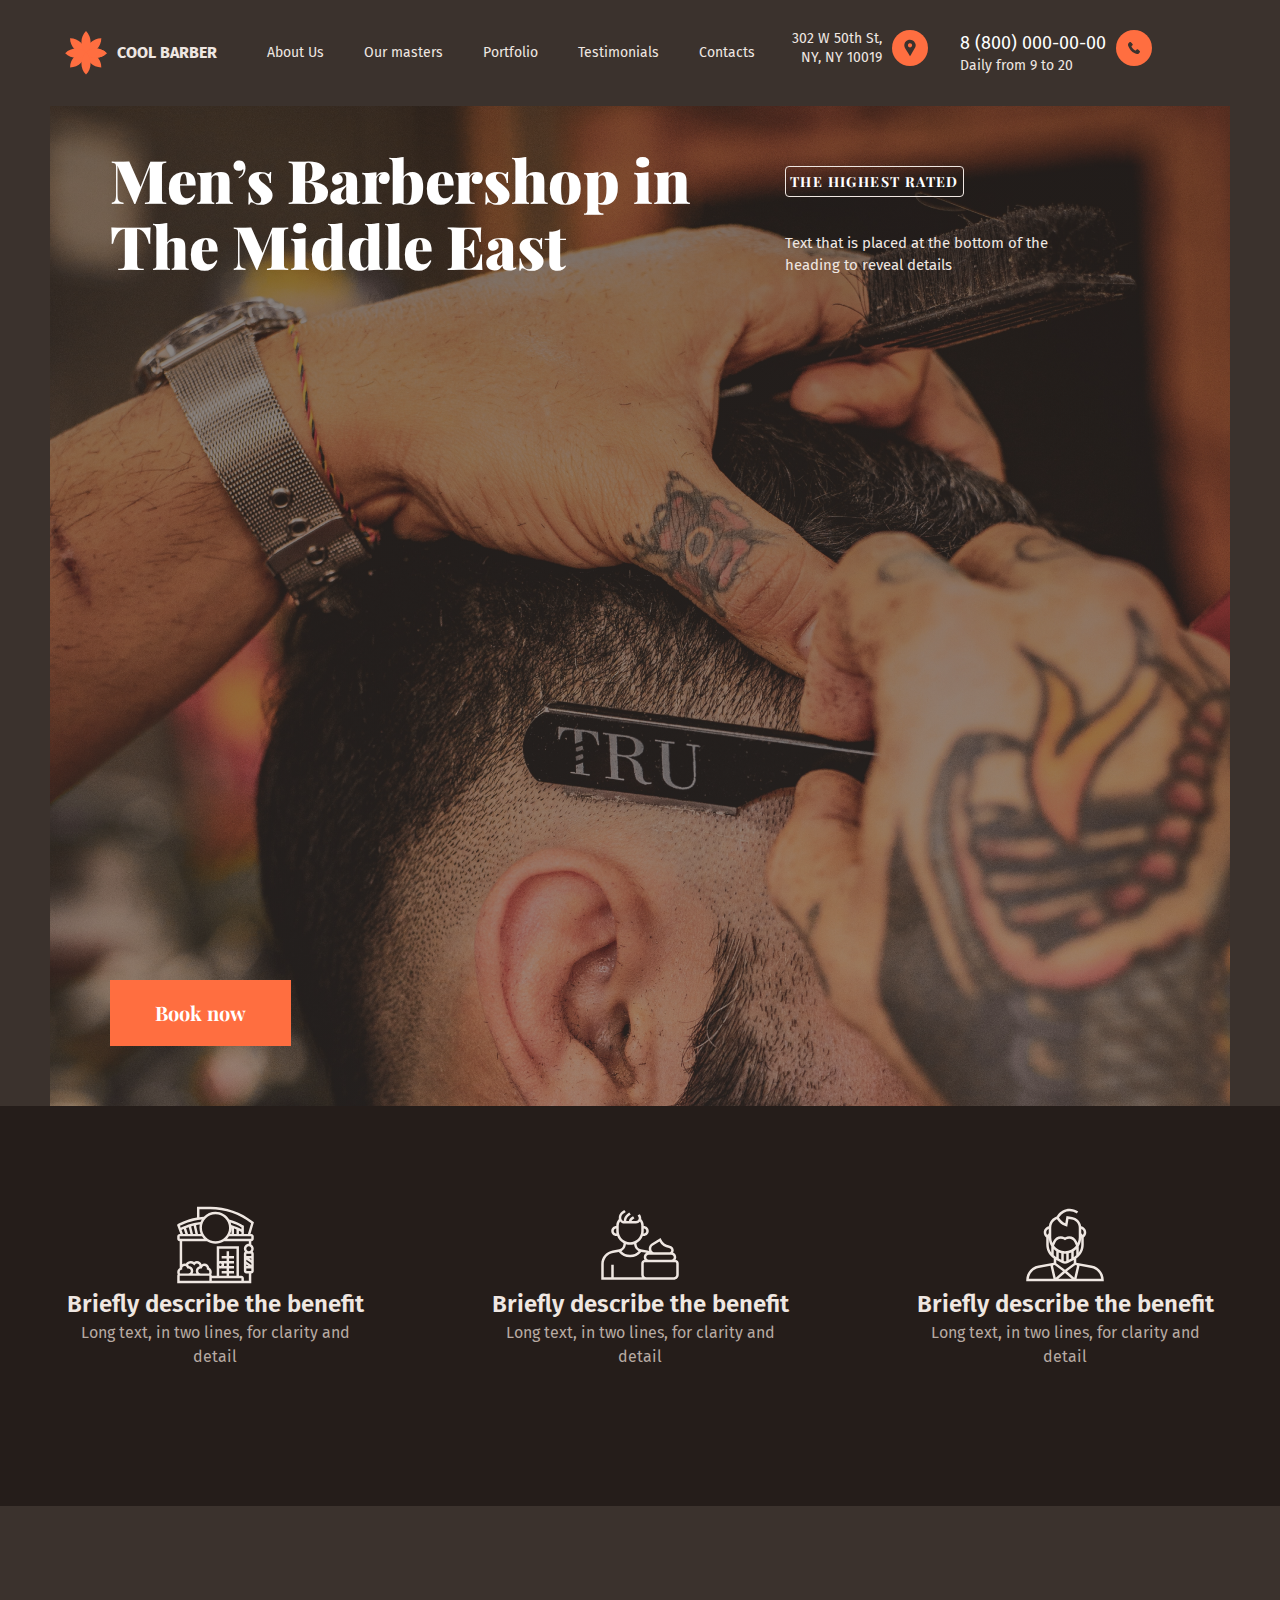
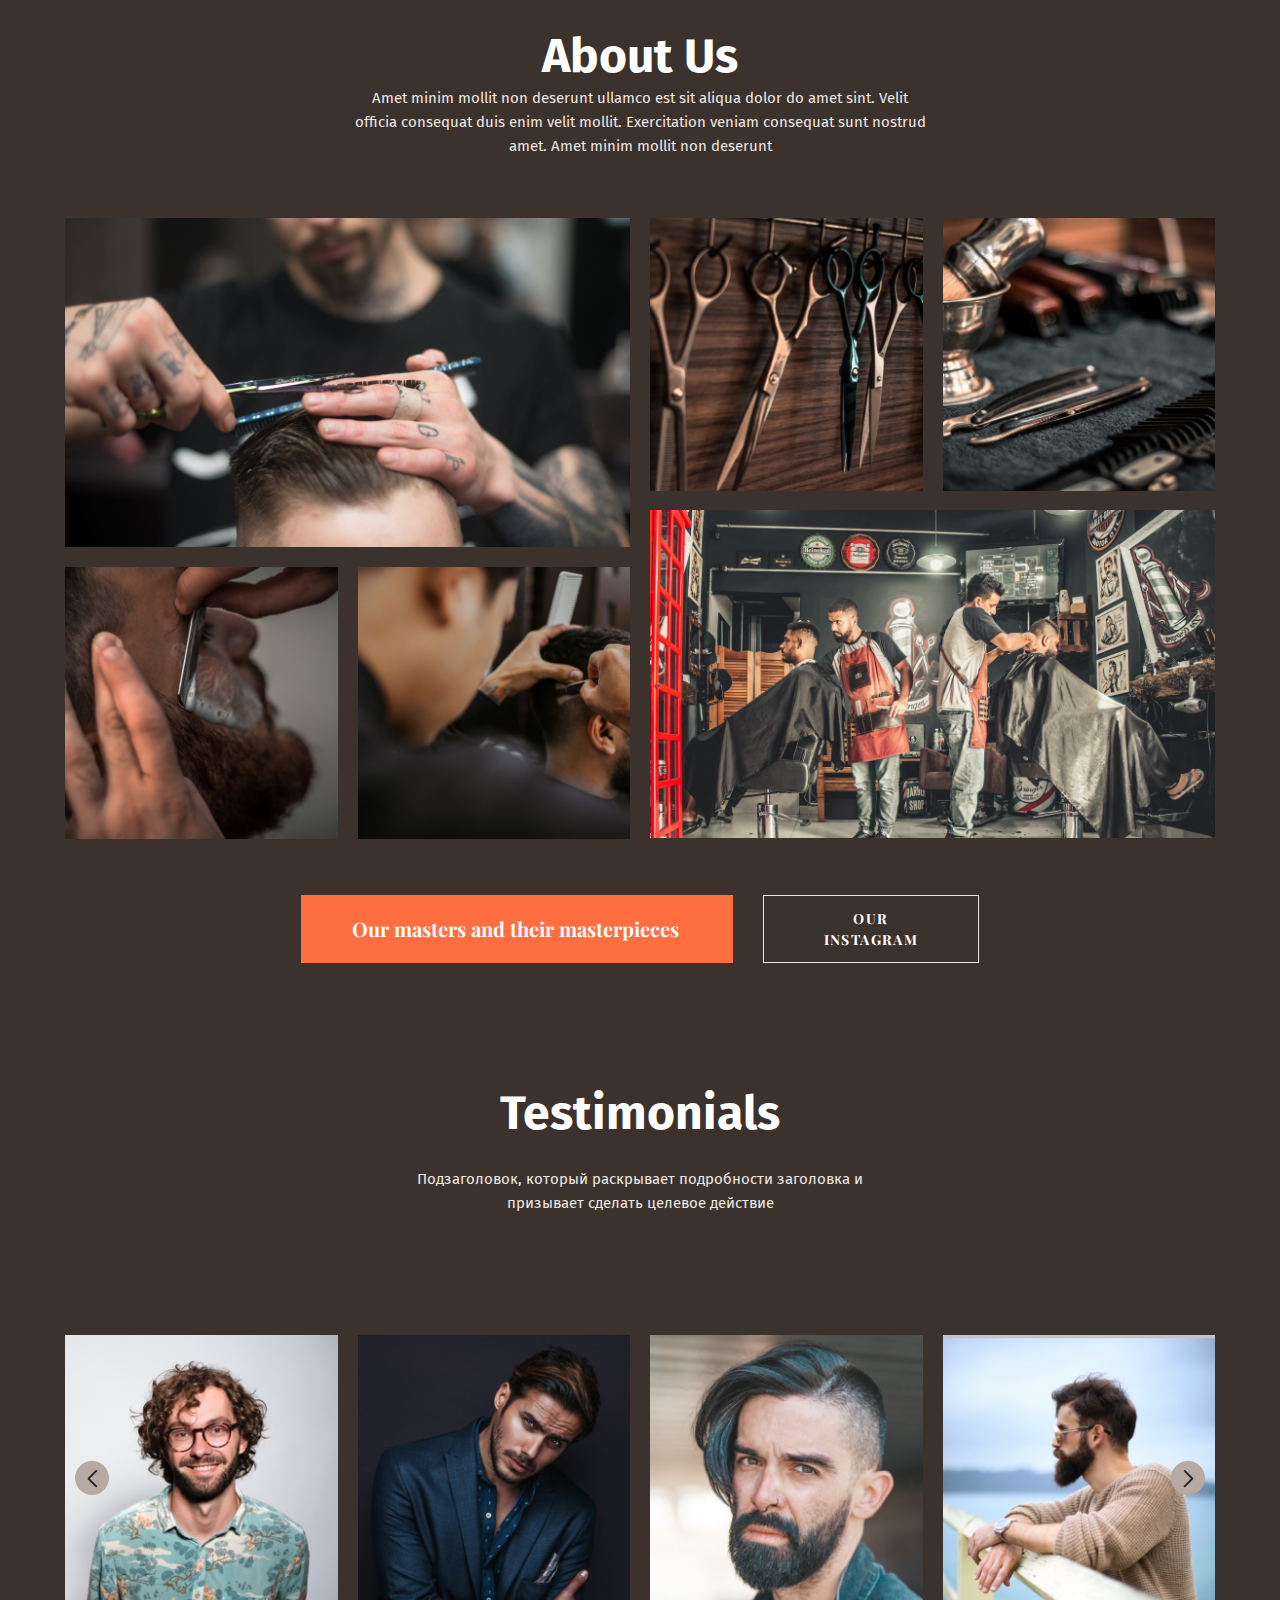
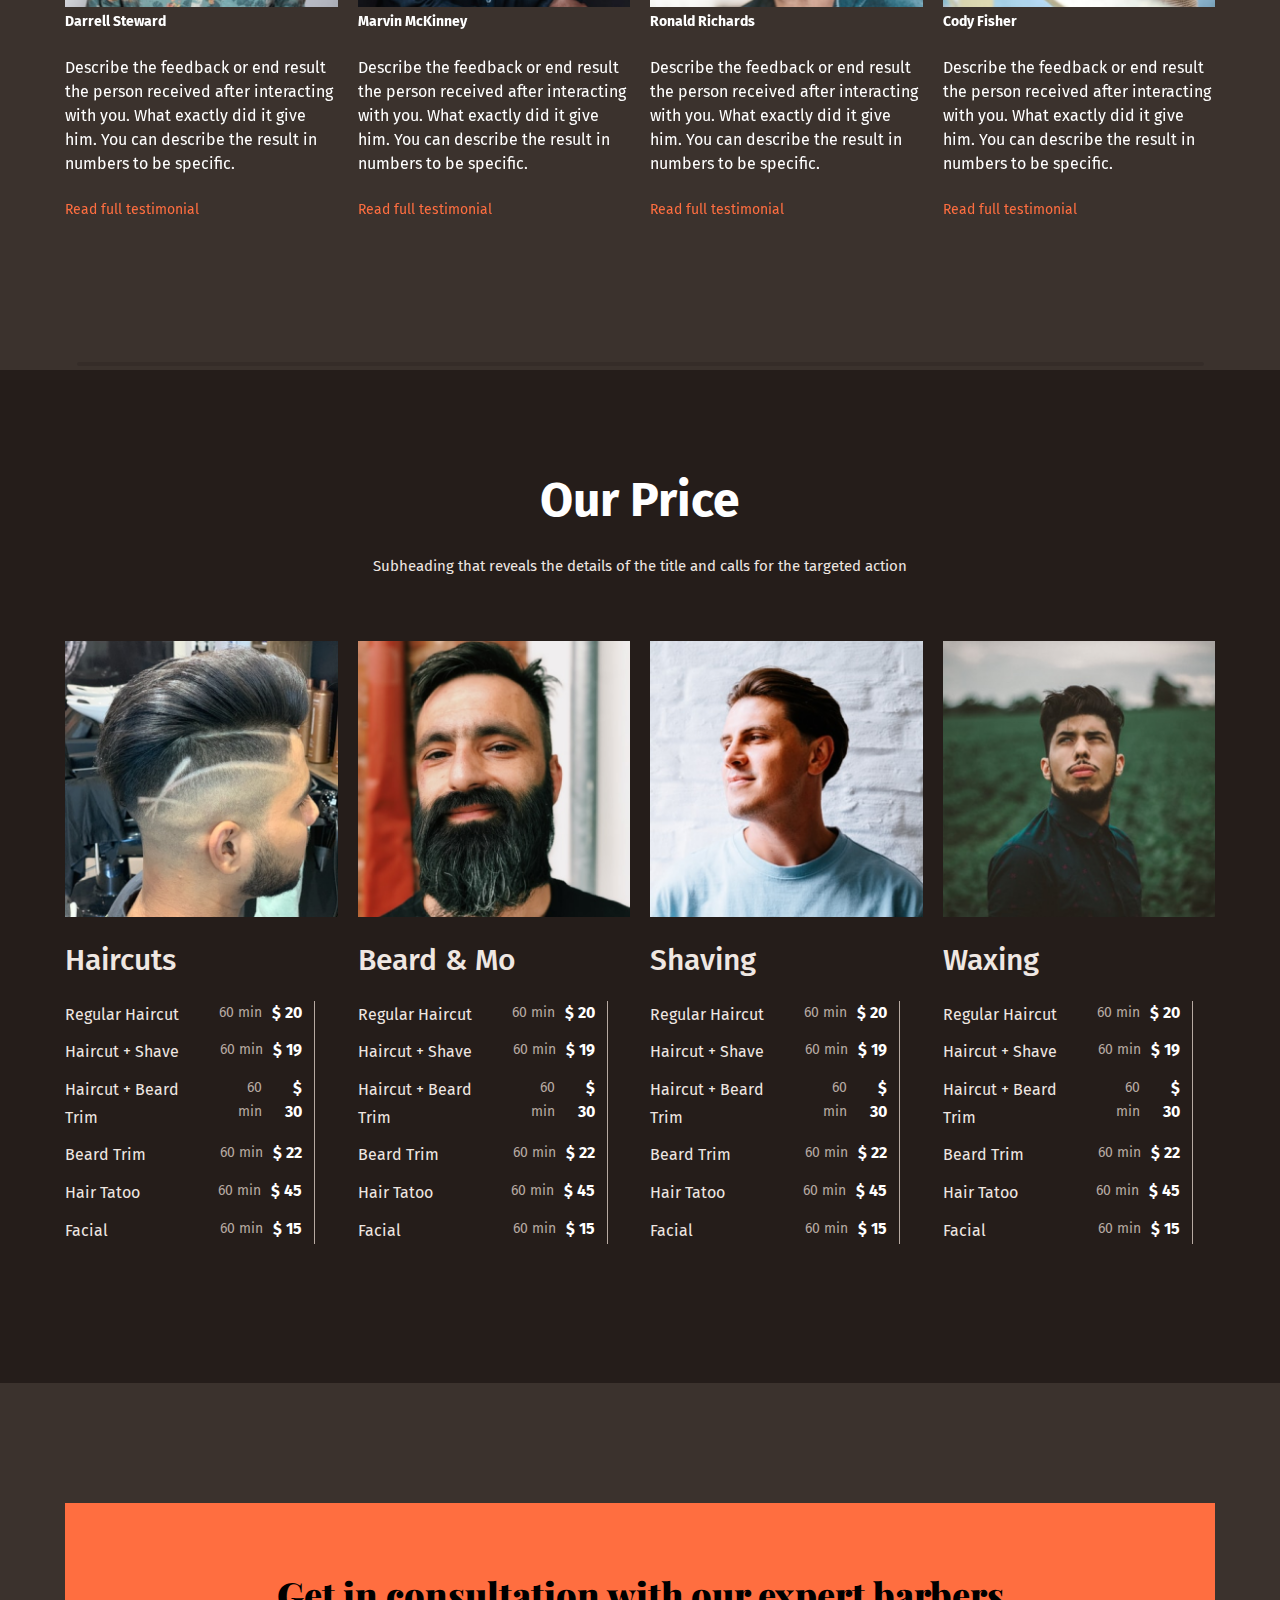
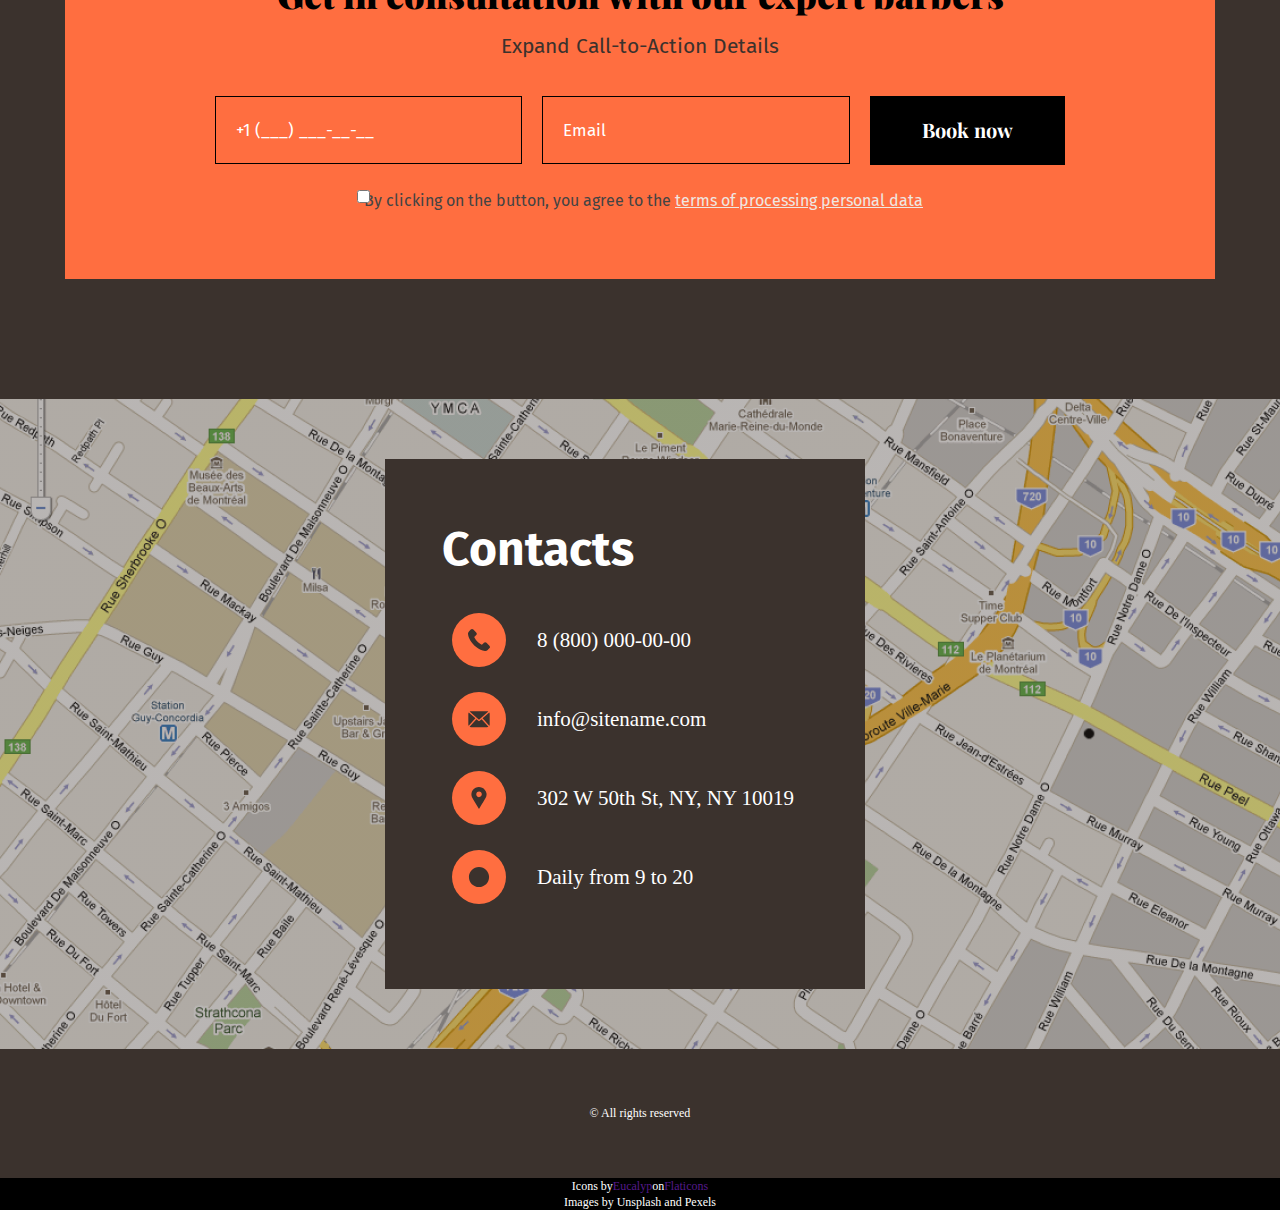
<file: index.html>
<!DOCTYPE html>
<html lang="en">
  <head>
    <meta charset="UTF-8" />
    <meta http-equiv="X-UA-Compatible" content="IE=edge" />
    <meta name="viewport" content="width=device-width, initial-scale=1.0" />
    <title>Barbershop</title>
    <link rel="preconnect" href="https://fonts.googleapis.com" />
    <link rel="preconnect" href="https://fonts.gstatic.com" crossorigin />
    <link
      href="https://fonts.googleapis.com/css2?family=Comfortaa&family=Fira+Sans:wght@400;700;900&family=Playfair+Display:wght@400;700;900&family=Raleway:wght@700&family=Roboto:wght@400;500;700&display=swap"
      rel="stylesheet"
    />
    <link rel="stylesheet" href="swiper-slider.css" />
    <link rel="stylesheet" href="love.css" />
    <link rel="stylesheet" href="hamburgers.min.css">
  </head>
  <body>
    <nav class="nav">
      <div class="container">
        <div class="nav-logo">
          <svg viewBox="0 0 43 45" class="nav-svg">
            <path
              d="M37.1865 7.31364C28.35 7.31364 21.1865 14.4771 21.1865 23.3136C30.0231 23.3136 37.1865 16.1502 37.1865 7.31364Z"
            />
            <path
              d="M37.1865 37.3156C28.35 37.3156 21.1865 30.1522 21.1865 21.3156C30.0231 21.3156 37.1865 28.479 37.1865 37.3156Z"
            />
            <path
              d="M21.1865 23.3156C12.35 23.3156 5.18652 16.1522 5.18652 7.3156C14.0231 7.3156 21.1865 14.479 21.1865 23.3156Z"
            />
            <path
              d="M21.1865 21.3136C12.35 21.3136 5.18652 28.4771 5.18652 37.3136C14.0231 37.3136 21.1865 30.1502 21.1865 21.3136Z"
            />
            <path
              d="M42.8128 22.6289C36.5644 16.3806 26.4337 16.3806 20.1852 22.6289C26.4337 28.8773 36.5644 28.8773 42.8128 22.6289Z"
            />
            <path
              d="M42.8128 22.6289C36.5644 16.3806 26.4337 16.3806 20.1852 22.6289C26.4337 28.8773 36.5644 28.8773 42.8128 22.6289Z"
            />
            <path
              d="M22.8141 22.6292C16.5656 16.3809 6.43495 16.3809 0.186523 22.6292C6.43495 28.8776 16.5656 28.8776 22.8141 22.6292Z"
            />
            <path
              d="M21.5003 22.6273C15.2519 16.3789 15.2519 6.24835 21.5003 0C27.7487 6.24835 27.7487 16.3789 21.5003 22.6273Z"
            />
            <path
              d="M21.5003 22.002C15.2519 28.2503 15.2519 38.3809 21.5003 44.6292C27.7487 38.3809 27.7487 28.2503 21.5003 22.002Z"
            />
          </svg>
          <a href="#" class="nav-logo-link">Cool Barber</a>
        </div>
        <div class="nav-menu">
          <ul class="header-menu">
            <li class="header-menu-item">
              <a href="" class="header-menu-link">About Us</a>
            </li>
            <li class="header-menu-item">
              <a href="" class="header-menu-link">Our masters</a>
            </li>
            <li class="header-menu-item">
              <a href="" class="header-menu-link">Portfolio</a>
            </li>
            <li class="header-menu-item">
              <a href="" class="header-menu-link">Testimonials</a>
            </li>
            <li class="header-menu-item">
              <a href="" class="header-menu-link">Contacts</a>
            </li>
          </ul>
        </div>
        <div class="nav-info">
          <div class="info-block">
            <div class="info-block-left">
              <p class="info-block-text">302 W 50th St, NY, NY 10019</p>
            </div>
            <div class="info-block-raight">
              <svg viewBox="0 0 16 22" class="info-block-svg">
                <path
                  d="M15.2195 5.47558C15.1412 5.18208 14.9822 4.86935 14.8645 4.59555C13.4568 1.21244 10.3809 0 7.89733 0C4.57258 0 0.910759 2.22939 0.421875 6.82469V7.76353C0.421875 7.80271 0.435378 8.15467 0.454559 8.33073C0.728617 10.5207 2.45669 12.8482 3.74729 15.0382C5.13579 17.3846 6.57656 19.6928 8.00398 21.9999C8.88416 20.4943 9.76116 18.9689 10.6213 17.5022C10.8557 17.0718 11.1278 16.6417 11.3625 16.2308C11.5189 15.9573 11.8177 15.6837 11.9542 15.4292C13.3427 12.8871 15.5775 10.3254 15.5775 7.80266V6.76627C15.5776 6.49278 15.2386 5.53455 15.2195 5.47558ZM7.9582 10.1886C6.98089 10.1886 5.91116 9.69989 5.38315 8.35032C5.30448 8.13549 5.31082 7.70497 5.31082 7.66553V7.05931C5.31082 5.33885 6.77164 4.55648 8.0425 4.55648C9.60705 4.55648 10.8171 5.8082 10.8171 7.37275C10.8171 8.93725 9.52275 10.1886 7.9582 10.1886Z"
                />
              </svg>
            </div>
          </div>
          <div class="info-block">
            <div class="info-block-left">
              <p class="info-block-number">8 (800) 000-00-00</p>
              <p class="info-block-text info-block-location">
                Daily from 9 to 20
              </p>
            </div>
            <div class="info-block-raight">
              <svg viewBox="0 0 18 18" class="info-block-svg">
                <path
                  d="M15.1384 11.2606C14.4878 10.6183 13.6757 10.6183 13.0293 11.2606C12.5362 11.7495 12.0431 12.2385 11.5583 12.7357C11.4257 12.8724 11.3139 12.9014 11.1523 12.8103C10.8332 12.6363 10.4934 12.4954 10.1868 12.3048C8.7573 11.4056 7.55982 10.2496 6.49907 8.9485C5.97284 8.30211 5.50462 7.61014 5.17728 6.83115C5.11099 6.6737 5.12342 6.57011 5.25187 6.44166C5.74495 5.96515 6.2256 5.47621 6.71039 4.98727C7.38579 4.30773 7.38579 3.51217 6.70625 2.82849C6.3209 2.43899 5.93555 2.05779 5.5502 1.6683C5.15242 1.27052 4.75879 0.868591 4.35686 0.474955C3.70633 -0.159007 2.89419 -0.159007 2.2478 0.479098C1.75057 0.968037 1.27407 1.4694 0.768555 1.95006C0.300335 2.39341 0.0641529 2.93622 0.0144304 3.57018C-0.0642969 4.60192 0.188459 5.57566 0.544804 6.52453C1.27407 8.48857 2.38454 10.233 3.73119 11.8324C5.5502 13.9953 7.72142 15.7066 10.2614 16.9414C11.405 17.4966 12.5901 17.9234 13.8787 17.9939C14.7654 18.0436 15.5361 17.8198 16.1535 17.1279C16.5762 16.6555 17.0527 16.2246 17.5002 15.7729C18.1631 15.1017 18.1673 14.2895 17.5085 13.6266C16.7212 12.8351 15.9298 12.0479 15.1384 11.2606Z"
                />
              </svg>
            </div>
          </div>
        </div>
        <button class="hamburger hamburger--collapse" type="button">
          <span class="hamburger-box">
            <span class="hamburger-inner"></span>
          </span>
        </button>
      </div>
    </nav>

    
    <section class="men">
      <div class="container">
        <div class="men-top">
          <div class="men-top-left">
            <h1 class="men-top-h1">Men’s Barbershop in The Middle East</h1>
          </div>
          <div class="men-top-right">
            <button class="men-top-right-button">THE HIGHEST RATED</button>
            <p class="men-top-right-p">
              Text that is placed at the bottom of the heading to reveal details
            </p>
          </div>
        </div>
        <div class="men-bottom">
          <button class="men-button">Book now</button>
        </div>
      </div>
    </section>
    <section class="work">
      <div class="container">
        <div class="work-mini-container">
          <div class="work-item">
            <svg viewBox="0 0 79 78" class="work-svg">
              <path
                d="M76.2501 27.75H75.4301L78.9401 16.0512L78.2814 15.525C65.9689 5.67375 50.5051 0.25 34.7389 0.25H21.2501V11.2563C9.73887 13.285 2.23012 17.705 1.85637 17.9287L0.963867 18.465L4.44637 27.75H3.75012C2.37137 27.75 1.25012 28.8712 1.25012 30.25V32.75C1.25012 34.1288 2.37137 35.25 3.75012 35.25V62.1887C2.22512 63.0712 1.25012 64.7037 1.25012 66.5C1.25012 67.28 1.45012 68.0312 1.79012 68.7162C1.45762 69.1412 1.25012 69.6687 1.25012 70.25V77.75H76.2501V67.75C77.6289 67.75 78.7501 66.6288 78.7501 65.25V47.75C78.7501 46.9263 78.3451 46.2 77.7289 45.745C78.3614 44.9075 78.7501 43.8775 78.7501 42.75C78.7501 40.9075 77.7376 39.3125 76.2501 38.445V35.25C77.6289 35.25 78.7501 34.1288 78.7501 32.75V30.25C78.7501 28.8712 77.6289 27.75 76.2501 27.75V27.75ZM23.7501 2.75H34.7389C49.6601 2.75 64.2989 7.7875 76.0589 16.955L72.8201 27.75H68.7501V19.5988L68.2176 19.225C68.0089 19.0788 63.0739 15.6787 53.8801 13.0912C51.0264 8.40125 45.8814 5.25 40.0001 5.25C35.3289 5.25 31.1239 7.2425 28.1564 10.4087C26.6376 10.5137 25.1689 10.67 23.7501 10.865V2.75ZM40.0001 35.25C32.4189 35.25 26.2501 29.0813 26.2501 21.5C26.2501 13.9187 32.4189 7.75 40.0001 7.75C47.5814 7.75 53.7501 13.9187 53.7501 21.5C53.7501 29.0813 47.5814 35.25 40.0001 35.25ZM12.1514 27.75L10.1876 21.86C11.0351 21.5425 11.9551 21.22 12.9364 20.9012L14.6489 27.75H12.1514ZM17.2264 27.75L15.3314 20.1725C16.1389 19.9437 16.9889 19.7263 17.8614 19.5163L19.6926 27.75H17.2264ZM22.2526 27.75L20.3026 18.9738C21.5089 18.7325 22.7651 18.5187 24.0639 18.3387C23.8614 19.3612 23.7501 20.4175 23.7501 21.5C23.7501 23.7138 24.1989 25.825 25.0039 27.75H22.2526ZM66.2501 23.0325C64.2751 21.9337 60.8226 20.2513 55.9951 18.7238C55.8401 17.8313 55.6126 16.965 55.3189 16.1288C61.1901 17.9975 64.9301 20.1175 66.2501 20.9325V23.0325ZM56.2464 21.4338C56.2476 21.4338 56.2489 21.435 56.2501 21.435V21.5V27.75H54.9964C55.8014 25.825 56.2501 23.7138 56.2501 21.5C56.2501 21.4775 56.2464 21.4563 56.2464 21.4338ZM58.7501 22.3313C59.6601 22.6813 60.4901 23.0263 61.2501 23.3613V27.75H58.7501V22.3313ZM63.7501 24.5425C64.9164 25.1363 65.7551 25.6262 66.2501 25.9325V27.75H63.7501V24.5425ZM26.1214 13.0912C25.6151 13.9237 25.1826 14.8013 24.8301 15.7225C15.5964 16.8413 8.35637 19.7363 4.74762 21.4338L4.05012 19.5737C6.70887 18.1787 14.9976 14.2637 26.1214 13.0912V13.0912ZM5.62887 23.7837C6.25387 23.4862 6.99637 23.15 7.86012 22.785L9.51512 27.75H7.11637L5.62887 23.7837ZM3.75012 30.25H26.3289C26.9051 31.1475 27.5651 31.985 28.3014 32.75H3.75012V30.25ZM5.43387 64.1538L6.33137 63.8413L6.27012 62.8925L6.25012 62.75C6.25012 61.3712 7.37137 60.25 8.75012 60.25C9.80262 60.25 10.7464 60.9275 11.0964 61.9338L11.4089 62.8312L12.3576 62.77L12.5001 62.75C13.8789 62.75 15.0001 63.8712 15.0001 65.25C15.0001 66.6288 13.8789 67.75 12.5001 67.75H4.09137C3.87262 67.3725 3.75012 66.9437 3.75012 66.5C3.75012 65.4475 4.42762 64.5038 5.43387 64.1538V64.1538ZM32.0664 64.1538C33.0726 64.5038 33.7501 65.4475 33.7501 66.5C33.7501 66.9437 33.6289 67.3725 33.4089 67.75H25.0001C23.6214 67.75 22.5001 66.6288 22.5001 65.25C22.5001 63.8712 23.6214 62.75 24.9564 62.75L26.0901 62.8312L26.4026 61.9338C26.7539 60.9275 27.6976 60.25 28.7501 60.25C30.1289 60.25 31.2501 61.3713 31.2501 62.7063L31.1689 63.84L32.0664 64.1538ZM23.7351 60.4288C21.5914 60.9925 20.0001 62.9325 20.0001 65.25C20.0001 66.165 20.2651 67.0112 20.6951 67.75H16.8039C17.2351 67.0112 17.5001 66.165 17.5001 65.25C17.5001 62.69 15.5664 60.5738 13.0826 60.2838C12.8276 59.8338 12.5014 59.4388 12.1301 59.0938C12.8339 58.2588 13.8789 57.75 15.0001 57.75C15.9376 57.75 16.8401 58.11 17.5426 58.7625L18.5039 59.6563L19.3489 58.6525C19.8326 58.0788 20.5251 57.75 21.2501 57.75C22.6289 57.75 23.7501 58.8712 23.7501 60.25C23.7501 60.31 23.7389 60.3688 23.7351 60.4288V60.4288ZM33.7501 75.25H3.75012V70.25H33.7501V75.25ZM36.2501 72.75H66.2501V75.25H36.2501V72.75ZM61.2501 70.25H53.7501V67.75H58.7501V65.25H53.7501V62.75H58.7501V60.25H53.7501V57.75H58.7501V55.25H53.7501V52.75H58.7501V50.25H53.7501V45.25H51.2501V50.25H46.2501V52.75H51.2501V55.25H46.2501V55.48C45.8576 55.34 45.4401 55.25 45.0001 55.25C44.5601 55.25 44.1426 55.34 43.7501 55.48V42.75H61.2501V70.25ZM45.0001 60.25C44.3114 60.25 43.7501 59.6887 43.7501 59C43.7501 58.3113 44.3114 57.75 45.0001 57.75C45.6889 57.75 46.2501 58.3113 46.2501 59C46.2501 59.6887 45.6889 60.25 45.0001 60.25ZM48.5201 57.75H51.2501V60.25H48.5201C48.6601 59.8575 48.7501 59.44 48.7501 59C48.7501 58.56 48.6601 58.1425 48.5201 57.75ZM43.7501 62.52C44.1426 62.66 44.5601 62.75 45.0001 62.75C45.4401 62.75 45.8576 62.66 46.2501 62.52V62.75H51.2501V65.25H46.2501V67.75H51.2501V70.25H43.7501V62.52ZM71.2501 65.25V62.75H76.2514V65.25H71.2501ZM71.2501 42.75C71.2501 41.3712 72.3714 40.25 73.7501 40.25C75.1289 40.25 76.2501 41.3712 76.2501 42.75C76.2501 44.1288 75.1289 45.25 73.7501 45.25C72.3714 45.25 71.2501 44.1288 71.2501 42.75ZM76.2501 47.75V50.25H71.2501V47.75H76.2501ZM76.2514 59.165L71.2501 55.8313V53.8362L76.2514 57.17V59.165ZM74.1289 52.75H76.2501V54.165L74.1289 52.75ZM73.3714 60.25H71.2501V58.835L73.3714 60.25ZM73.7501 37.75C70.9926 37.75 68.7501 39.9925 68.7501 42.75C68.7501 43.8775 69.1389 44.9075 69.7714 45.745C69.1551 46.2 68.7501 46.9263 68.7501 47.75V65.25C68.7501 66.6288 69.8714 67.75 71.2501 67.75H73.7501V75.25H68.7501V72.75C68.7501 71.3712 67.6289 70.25 66.2501 70.25H63.7501V40.25H41.2501V70.25H36.2501C36.2501 69.6687 36.0426 69.1412 35.7101 68.7162C36.0501 68.0312 36.2501 67.28 36.2501 66.5C36.2501 64.69 35.2614 63.0438 33.7164 62.1675C33.4264 59.6838 31.3101 57.75 28.7501 57.75C27.7289 57.75 26.7651 58.0738 25.9564 58.6263C25.2776 56.6688 23.4351 55.25 21.2501 55.25C20.1876 55.25 19.1664 55.5937 18.3176 56.2162C17.3264 55.5875 16.1814 55.25 15.0001 55.25C12.9576 55.25 11.0689 56.265 9.91012 57.8963C9.53387 57.805 9.14762 57.75 8.75012 57.75C7.83762 57.75 6.98762 58.0038 6.25012 58.4325V35.25H31.3789C33.8814 36.825 36.8314 37.75 40.0001 37.75C43.1689 37.75 46.1189 36.825 48.6214 35.25H73.7501V37.75ZM76.2501 32.75H51.6989C52.4351 31.985 53.0951 31.1475 53.6714 30.25H76.2501V32.75Z"
              />
            </svg>
            <h3 class="work-h3">Briefly describe the benefit</h3>
            <h4 class="work-text">
              Long text, in two lines, for clarity and detail
            </h4>
          </div>
          <div class="work-item">
            <svg viewBox="0 0 78 70" class="work-svg">
              <path
                d="M74.5263 49.8025C74.975 49.0537 75.25 48.1862 75.25 47.25C75.25 45.1262 73.9137 43.32 72.0438 42.5962C72.4837 41.8937 72.75 41.07 72.75 40.1813C72.75 37.8813 71.03 35.9312 68.7463 35.6462L68.3337 35.595C64.665 35.1362 61.5325 32.7188 60.16 29.2863L59.605 27.8988L50.6413 33.5C48.8312 34.6312 47.75 36.5825 47.75 38.7175C47.75 39.4812 47.905 40.2137 48.1637 40.8975C47.5838 40.7137 46.9963 40.5537 46.3887 40.4475L39.8187 39.2875C37.7362 38.92 36.1025 37.2712 35.7563 35.1862L35.4175 33.1512C38.3125 31.6162 40.5887 29.0762 41.795 26H42.75C45.5075 26 47.75 23.7575 47.75 21C47.75 18.2425 45.5075 16 42.75 16V15.5062C42.75 13.075 41.8137 10.7275 40.175 8.95125C40.21 8.705 40.25 8.46 40.25 8.205C40.25 7.3875 40.0563 6.56875 39.6913 5.83625L38.8688 4.19L36.6325 5.30875L37.455 6.955C37.6488 7.34125 37.75 7.77375 37.75 8.205C37.75 9.74625 36.4963 11 34.955 11H30.5125C30.765 10.3625 31.1838 9.79625 31.7725 9.40375L33.4425 8.29L32.0562 6.21L30.3862 7.32375C29.09 8.1875 28.2125 9.51125 27.8913 11H25.25C25.25 9.04375 26.185 7.17375 27.75 6L29.75 4.5L28.25 2.5L26.25 4C24.075 5.63125 22.7738 8.22125 22.7537 10.9388C21.3288 10.6563 20.25 9.39875 20.25 7.89125C20.25 6.315 21.0025 4.81 22.2638 3.865L24.75 2L23.25 0L20.7637 1.865C18.8762 3.28 17.75 5.5325 17.75 7.89125C17.75 8.24375 17.7913 8.585 17.8538 8.91875C16.1962 10.7013 15.25 13.0575 15.25 15.5062V16C12.4925 16 10.25 18.2425 10.25 21C10.25 23.7575 12.4925 26 15.25 26H16.205C17.4112 29.0762 19.6875 31.6162 22.5825 33.1512L22.2437 35.1862C21.8962 37.2712 20.2638 38.92 18.1812 39.2875L11.6112 40.4475C5.0275 41.6075 0.25 47.3025 0.25 53.9875V69.75H72.75C75.5075 69.75 77.75 67.5075 77.75 64.75V53.5C77.75 51.6125 76.3438 50.0612 74.5263 49.8025ZM70.25 49.75H47.75C46.3713 49.75 45.25 48.6287 45.25 47.25C45.25 45.8713 46.3713 44.75 47.75 44.75H70.25C71.6288 44.75 72.75 45.8713 72.75 47.25C72.75 48.6287 71.6288 49.75 70.25 49.75ZM51.9663 35.6187L58.4688 31.5562C60.4013 35.115 63.9475 37.5662 68.025 38.075L68.4375 38.1263C69.4713 38.2562 70.25 39.1388 70.25 40.1813C70.25 41.3225 69.3213 42.25 68.18 42.25H52.9537L52.7475 42.18C51.2537 41.6838 50.25 40.2925 50.25 38.7175C50.25 37.45 50.8913 36.2912 51.9663 35.6187ZM45.25 21C45.25 22.3787 44.1287 23.5 42.75 23.5H42.5112C42.6612 22.6875 42.75 21.855 42.75 21V18.5C44.1287 18.5 45.25 19.6212 45.25 21ZM15.25 23.5C13.8713 23.5 12.75 22.3787 12.75 21C12.75 19.6212 13.8713 18.5 15.25 18.5V21C15.25 21.855 15.3387 22.6875 15.4888 23.5H15.25ZM17.75 21V15.5062C17.75 14.0363 18.2087 12.6113 19.035 11.42C20.0637 12.6788 21.61 13.5 23.3587 13.5H34.955C36.6075 13.5 38.0675 12.7238 39.0387 11.5338C39.8162 12.7025 40.25 14.085 40.25 15.5062V21C40.25 27.2025 35.2025 32.25 29 32.25C22.7975 32.25 17.75 27.2025 17.75 21ZM24.7087 35.5962L24.9513 34.14C26.2325 34.535 27.5912 34.75 29 34.75C30.4088 34.75 31.7675 34.535 33.0475 34.14L33.29 35.5962C33.705 38.0887 35.3537 40.1462 37.5825 41.1662C35.41 43.4287 32.395 44.75 29.2113 44.75H28.7887C25.6037 44.75 22.59 43.4287 20.4162 41.1662C22.645 40.1462 24.2937 38.0887 24.7087 35.5962ZM40.9212 67.25H12.75V54.75H10.25V67.25H2.75V53.9875C2.75 48.5175 6.65875 43.8587 12.045 42.9087L17.7537 41.9012C20.4213 45.2525 24.475 47.25 28.7887 47.25H29.2113C33.525 47.25 37.5788 45.2525 40.2463 41.9L45.475 42.8225C43.865 43.655 42.75 45.3162 42.75 47.25C42.75 48.1862 43.025 49.0537 43.4737 49.8025C41.6562 50.0612 40.25 51.6125 40.25 53.5V64.75C40.25 65.66 40.4937 66.5137 40.9212 67.25ZM75.25 64.75C75.25 66.1287 74.1288 67.25 72.75 67.25H45.25C43.8713 67.25 42.75 66.1287 42.75 64.75V53.5C42.75 52.81 43.3112 52.25 44 52.25H74C74.6888 52.25 75.25 52.81 75.25 53.5V64.75Z"
              />
            </svg>
            <h3 class="work-h3">Briefly describe the benefit</h3>
            <h4 class="work-text">
              Long text, in two lines, for clarity and detail
            </h4>
          </div>
          <div class="work-item">
            <svg viewBox="0 0 78 73" class="work-svg">
              <path
                d="M65.655 57.0075L50.25 54.2075V49.9813C54.9038 47.0088 57.75 41.8688 57.75 36.29V28.9975C59.3088 27.825 60.25 25.975 60.25 24C60.25 20.9487 58.05 18.4113 55.155 17.8663C54.8563 15.4813 53.7912 13.2725 52.065 11.5475C50.4525 9.935 48.4125 8.885 46.1637 8.51L40.4738 7.56L39.275 14.7562C36.6025 13.5912 34.3988 11.5887 32.9637 9.05875L33.5563 8.17C35.8188 4.77625 39.605 2.75 43.685 2.75C46.0963 2.75 48.4313 3.45625 50.4388 4.795L50.8063 5.04L52.1925 2.96L51.825 2.715C49.4062 1.1025 46.5913 0.25 43.685 0.25C38.7675 0.25 34.2038 2.6925 31.4738 6.785L30.6438 8.03125L28.9688 8.86875C25.4538 10.625 23.1825 14.015 22.8237 17.87C19.9387 18.4213 17.75 20.9562 17.75 24C17.75 25.9762 18.6912 27.8262 20.25 28.9975V36.29C20.25 41.8688 23.0963 47.0088 27.75 49.9813V54.2075L12.345 57.0075C5.33625 58.2825 0.25 64.3775 0.25 71.5V72.75H77.75V71.5C77.75 64.3775 72.6637 58.2825 65.655 57.0075ZM27.75 40.685C28.5225 41.4263 29.3525 42.1 30.25 42.6725V48.5412L29.9813 48.3962C29.1725 47.96 28.4412 47.43 27.75 46.8575V40.685ZM32.75 43.9625C33.5612 44.3025 34.3913 44.6012 35.25 44.8063V51.2337L32.75 49.8875V43.9625ZM37.75 45.1763C38.1662 45.2088 38.58 45.25 39 45.25C39.42 45.25 39.8338 45.2088 40.25 45.1763V52.5025C39.4425 52.7887 38.5563 52.7887 37.75 52.5025V45.1763ZM42.75 44.8063C43.6087 44.6012 44.4388 44.3025 45.25 43.9625V49.8875L42.75 51.2337V44.8063ZM47.75 48.5412V42.6725C48.6475 42.1 49.4775 41.4263 50.25 40.685V46.8575C49.5588 47.43 48.8275 47.9612 48.0187 48.3962L47.75 48.5412ZM50 37.2513C47.4175 40.6938 43.305 42.75 39 42.75C34.695 42.75 30.5838 40.6938 28 37.2513C27.99 37.2375 27.9813 37.2225 27.97 37.2088L29.53 33.6975C30.46 31.6025 32.5425 30.25 34.8337 30.25C35.73 30.25 36.6287 30.4625 37.43 30.8625L39 31.6475L40.57 30.8625C41.3713 30.4625 42.2687 30.25 43.1663 30.25C45.4575 30.25 47.54 31.6025 48.47 33.6975L50.03 37.2088C50.02 37.2225 50.0112 37.2363 50 37.2513ZM36.0575 54.5088C36.96 54.9938 37.9775 55.25 39 55.25C40.0225 55.25 41.04 54.9938 41.9425 54.5088L47.75 51.3825V54.625L39 61.1875L30.25 54.625V51.3825L36.0575 54.5088ZM37.0163 62.825L29.7488 69.1837L26.9137 56.9L28.6863 56.5775L37.0163 62.825ZM39 64.4112L45.6725 70.25H32.3275L39 64.4112ZM40.9838 62.825L49.3138 56.5775L51.0863 56.9L48.2513 69.1837L40.9838 62.825ZM55.25 36.29C55.25 39.1625 54.3338 41.88 52.75 44.1475V37.6562C54.3688 35.0775 55.25 32.05 55.25 29V36.29ZM57.75 24C57.75 24.8888 57.4087 25.7175 56.8563 26.3825C56.7863 26.3 56.7287 26.21 56.6512 26.1338L55.25 24.7325V20.48C56.7012 20.9975 57.75 22.3725 57.75 24ZM25.25 18.93C25.25 15.5938 27.1025 12.595 30.0875 11.1037L30.985 10.655C32.7738 13.6263 35.4837 15.94 38.7262 17.2375L41.2275 18.2375L42.5275 10.44L45.7525 10.9775C47.4837 11.265 49.0562 12.075 50.2975 13.3162C51.8787 14.8962 52.75 16.9987 52.75 19.2362V29C52.75 30.9037 52.34 32.7937 51.5775 34.5325L50.755 32.6813C49.4225 29.6862 46.445 27.75 43.1663 27.75C41.8838 27.75 40.5988 28.0525 39.4525 28.6263L39 28.8525L38.5488 28.6263C37.4012 28.0525 36.1175 27.75 34.8337 27.75C31.555 27.75 28.5763 29.6862 27.245 32.6813L26.4225 34.5325C25.66 32.7937 25.25 30.9037 25.25 29V18.93ZM22.75 20.48V24.7325L21.3487 26.1338C21.2712 26.2113 21.2138 26.3 21.1437 26.3825C20.5912 25.7175 20.25 24.8888 20.25 24C20.25 22.3725 21.2987 20.9975 22.75 20.48ZM22.75 36.29V29C22.75 32.0513 23.6313 35.0775 25.25 37.6562V44.1475C23.6663 41.88 22.75 39.1625 22.75 36.29ZM12.7925 59.4663L24.4513 57.3462L27.4287 70.25H2.81375C3.36 64.885 7.3875 60.45 12.7925 59.4663ZM50.5713 70.25L53.5488 57.3462L65.2075 59.4663C70.6113 60.45 74.64 64.885 75.1862 70.25H50.5713Z"
              />
            </svg>

            <h3 class="work-h3">Briefly describe the benefit</h3>
            <h4 class="work-text">
              Long text, in two lines, for clarity and detail
            </h4>
          </div>
        </div>
      </div>
    </section>
    <section class="about_us">
      <div class="container">
        <h2 class="about_us-h2">About Us</h2>
        <p class="about_us-p">
          Amet minim mollit non deserunt ullamco est sit aliqua dolor do amet
          sint. Velit officia consequat duis enim velit mollit. Exercitation
          veniam consequat sunt nostrud amet. Amet minim mollit non deserunt
        </p>
      </div>
      <div class="container">
        <div class="about_us-gallery">
          <figure class="about_us-item1">
            <img src="img/1.png" alt="" class="about_us-gallery-img" />
          </figure>
          <figure class="about_us-item2">
            <img src="img/2.png" alt="" class="about_us-gallery-img" />
          </figure>
          <figure class="about_us-item3">
            <img src="img/3.png" alt="" class="about_us-gallery-img" />
          </figure>
          <figure class="about_us-item4">
            <img src="img/4.png" alt="" class="about_us-gallery-img" />
          </figure>
          <figure class="about_us-item5">
            <img src="img/5.png" alt="" class="about_us-gallery-img" />
          </figure>
          <figure class="about_us-item6">
            <img src="img/6.png" alt="" class="about_us-gallery-img" />
          </figure>
        </div>
      </div>

      <div class="container">
        <div class="about_us-btn-block">
          <button class="about_us-orange-btn">
            Our masters and their masterpieces
          </button>
          <button class="about_us-brown-btn">Our Instagram</button>
        </div>
      </div>
    </section>
    <section class="testimonials">
      <div class="container">
        <h2 class="testimonials-h2">Testimonials</h2>
        <p class="testimonials-text">
          Подзаголовок, который раскрывает подробности заголовка и призывает
          сделать целевое действие
        </p>
        <div class="swiper">
          <div class="swiper-wrapper">
            <div class="swiper-slide">
              <img src="img/7.png" alt="" class="swiper-img" />
              <h3 class="swiper-h3">Darrell Steward</h3>
              <p class="swiper-text">
                Describe the feedback or end result the person received after
                interacting with you. What exactly did it give him. You can
                describe the result in numbers to be specific.
              </p>
              <a href="#" class="swiper-link">Read full testimonial</a>
            </div>
            <div class="swiper-slide">
              <img src="img/8.png" alt="" class="swiper-img" />
              <h3 class="swiper-h3">Marvin McKinney</h3>
              <p class="swiper-text">
                Describe the feedback or end result the person received after
                interacting with you. What exactly did it give him. You can
                describe the result in numbers to be specific.
              </p>
              <a href="#" class="swiper-link">Read full testimonial</a>
            </div>
            <div class="swiper-slide">
              <img src="img/9.png" alt="" class="swiper-img" />
              <h3 class="swiper-h3">Ronald Richards</h3>
              <p class="swiper-text">
                Describe the feedback or end result the person received after
                interacting with you. What exactly did it give him. You can
                describe the result in numbers to be specific.
              </p>
              <a href="#" class="swiper-link">Read full testimonial</a>
            </div>
            <div class="swiper-slide">
              <img src="img/10.png" alt="" class="swiper-img" />
              <h3 class="swiper-h3">Cody Fisher</h3>
              <p class="swiper-text">
                Describe the feedback or end result the person received after
                interacting with you. What exactly did it give him. You can
                describe the result in numbers to be specific.
              </p>
              <a href="#" class="swiper-link">Read full testimonial</a>
            </div>
            <div class="swiper-slide">
              <img src="img/7.png" alt="" class="swiper-img" />
              <h3 class="swiper-h3">Darrell Steward</h3>
              <p class="swiper-text">
                Describe the feedback or end result the person received after
                interacting with you. What exactly did it give him. You can
                describe the result in numbers to be specific.
              </p>
              <a href="#" class="swiper-link">Read full testimonial</a>
            </div>
            <div class="swiper-slide">
              <img src="img/8.png" alt="" class="swiper-img" />
              <h3 class="swiper-h3">Marvin McKinney</h3>
              <p class="swiper-text">
                Describe the feedback or end result the person received after
                interacting with you. What exactly did it give him. You can
                describe the result in numbers to be specific.
              </p>
              <a href="#" class="swiper-link">Read full testimonial</a>
            </div>
            <div class="swiper-slide">
              <img src="img/9.png" alt="" class="swiper-img" />
              <h3 class="swiper-h3">Ronald Richards</h3>
              <p class="swiper-text">
                Describe the feedback or end result the person received after
                interacting with you. What exactly did it give him. You can
                describe the result in numbers to be specific.
              </p>
              <a href="#" class="swiper-link">Read full testimonial</a>
            </div>
            <div class="swiper-slide">
              <img src="img/10.png" alt="" class="swiper-img" />
              <h3 class="swiper-h3">Cody Fisher</h3>
              <p class="swiper-text">
                Describe the feedback or end result the person received after
                interacting with you. What exactly did it give him. You can
                describe the result in numbers to be specific.
              </p>
              <a href="#" class="swiper-link">Read full testimonial</a>
            </div>
          </div>
          <div class="swiper-pagination"></div>

          <div class="swiper-button-prev"></div>
          <div class="swiper-button-next"></div>

          <div class="swiper-scrollbar"></div>
        </div>
      </div>
    </section>

    <section class="our-price">
      <div class="container">
        <h2 class="our-price_h2">Our Price</h2>
        <p class="our-price_text">
          Subheading that reveals the details of the title and calls for the
          targeted action
        </p>
        <div class="our-price_mini-container">
          <div class="our-price_block-container">
            <img src="img/11.png" alt="" class="our-price_img" />
            <h3 class="our-price_h3">Haircuts</h3>
            <div class="our-price_super-mini-container">
<div class="our-price_mini-container-block">
              <div class="our-price_inner">
                <p class="our-price_super-mini-container_text-left">
                  Regular Haircut
                </p>
                <div>
                <p class="our-price_super-mini-container_text-center">60 min</p>
                <p class="our-price_super-mini-container_text-right">$ 20</p>
                </div>
                </div><!-- /our-price_inner -->
                <div class="our-price_inner">
                  <p class="our-price_super-mini-container_text-left">
                    Haircut + Shave
                  </p>
                  <div>
                  <p class="our-price_super-mini-container_text-center">60 min</p>
                  <p class="our-price_super-mini-container_text-right">$ 19</p>
                  </div>
                  </div><!-- /our-price_inner -->
                  <div class="our-price_inner">
                    <p class="our-price_super-mini-container_text-left">
                      Haircut + Beard Trim
                    </p>
                    <div>
                    <p class="our-price_super-mini-container_text-center">60 min</p>
                    <p class="our-price_super-mini-container_text-right">$ 30</p>
                    </div>
                    </div><!-- /our-price_inner -->
                    <div class="our-price_inner">
                      <p class="our-price_super-mini-container_text-left">
                        Beard Trim
                      </p>
                      <div>
                      <p class="our-price_super-mini-container_text-center">60 min</p>
                      <p class="our-price_super-mini-container_text-right">$ 22</p>
                      </div>
                      </div><!-- /our-price_inner -->
                      <div class="our-price_inner">
                        <p class="our-price_super-mini-container_text-left">
                          Hair Tatoo
                        </p>
                        <div>
                        <p class="our-price_super-mini-container_text-center">60 min</p>
                        <p class="our-price_super-mini-container_text-right">$ 45</p>
                        </div>
                        </div><!-- /our-price_inner -->
                        <div class="our-price_inner">
                          <p class="our-price_super-mini-container_text-left">
                            Facial
                          </p>
                          <div>
                          <p class="our-price_super-mini-container_text-center">60 min</p>
                          <p class="our-price_super-mini-container_text-right">$ 15</p>
                          </div>
                          </div><!-- /our-price_inner -->
                        </div><!-- /our-price_mini-container-block -->


                        
            </div><!-- /our-price_super-mini-container -->
          </div><!-- /our-price_block-container -->

          <div class="our-price_block-container">
            <img src="img/12.png" alt="" class="our-price_img" />
            <h3 class="our-price_h3">Beard & Mo</h3>
            <div class="our-price_super-mini-container">
<div class="our-price_mini-container-block">
              <div class="our-price_inner">
                <p class="our-price_super-mini-container_text-left">
                  Regular Haircut
                </p>
                <div>
                <p class="our-price_super-mini-container_text-center">60 min</p>
                <p class="our-price_super-mini-container_text-right">$ 20</p>
                </div>
                </div><!-- /our-price_inner -->
                <div class="our-price_inner">
                  <p class="our-price_super-mini-container_text-left">
                    Haircut + Shave
                  </p>
                  <div>
                  <p class="our-price_super-mini-container_text-center">60 min</p>
                  <p class="our-price_super-mini-container_text-right">$ 19</p>
                  </div>
                  </div><!-- /our-price_inner -->
                  <div class="our-price_inner">
                    <p class="our-price_super-mini-container_text-left">
                      Haircut + Beard Trim
                    </p>
                    <div>
                    <p class="our-price_super-mini-container_text-center">60 min</p>
                    <p class="our-price_super-mini-container_text-right">$ 30</p>
                    </div>
                    </div><!-- /our-price_inner -->
                    <div class="our-price_inner">
                      <p class="our-price_super-mini-container_text-left">
                        Beard Trim
                      </p>
                      <div>
                      <p class="our-price_super-mini-container_text-center">60 min</p>
                      <p class="our-price_super-mini-container_text-right">$ 22</p>
                      </div>
                      </div><!-- /our-price_inner -->
                      <div class="our-price_inner">
                        <p class="our-price_super-mini-container_text-left">
                          Hair Tatoo
                        </p>
                        <div>
                        <p class="our-price_super-mini-container_text-center">60 min</p>
                        <p class="our-price_super-mini-container_text-right">$ 45</p>
                        </div>
                        </div><!-- /our-price_inner -->
                        <div class="our-price_inner">
                          <p class="our-price_super-mini-container_text-left">
                            Facial
                          </p>
                          <div>
                          <p class="our-price_super-mini-container_text-center">60 min</p>
                          <p class="our-price_super-mini-container_text-right">$ 15</p>
                          </div>
                          </div><!-- /our-price_inner -->
                        </div><!-- /our-price_mini-container-block -->


                        
            </div><!-- /our-price_super-mini-container -->
          </div><!-- /our-price_block-container -->

          <div class="our-price_block-container">
            <img src="img/13.png" alt="" class="our-price_img" />
            <h3 class="our-price_h3">Shaving</h3>
            <div class="our-price_super-mini-container">
<div class="our-price_mini-container-block">
              <div class="our-price_inner">
                <p class="our-price_super-mini-container_text-left">
                  Regular Haircut
                </p>
                <div>
                <p class="our-price_super-mini-container_text-center">60 min</p>
                <p class="our-price_super-mini-container_text-right">$ 20</p>
                </div>
                </div><!-- /our-price_inner -->
                <div class="our-price_inner">
                  <p class="our-price_super-mini-container_text-left">
                    Haircut + Shave
                  </p>
                  <div>
                  <p class="our-price_super-mini-container_text-center">60 min</p>
                  <p class="our-price_super-mini-container_text-right">$ 19</p>
                  </div>
                  </div><!-- /our-price_inner -->
                  <div class="our-price_inner">
                    <p class="our-price_super-mini-container_text-left">
                      Haircut + Beard Trim
                    </p>
                    <div>
                    <p class="our-price_super-mini-container_text-center">60 min</p>
                    <p class="our-price_super-mini-container_text-right">$ 30</p>
                    </div>
                    </div><!-- /our-price_inner -->
                    <div class="our-price_inner">
                      <p class="our-price_super-mini-container_text-left">
                        Beard Trim
                      </p>
                      <div>
                      <p class="our-price_super-mini-container_text-center">60 min</p>
                      <p class="our-price_super-mini-container_text-right">$ 22</p>
                      </div>
                      </div><!-- /our-price_inner -->
                      <div class="our-price_inner">
                        <p class="our-price_super-mini-container_text-left">
                          Hair Tatoo
                        </p>
                        <div>
                        <p class="our-price_super-mini-container_text-center">60 min</p>
                        <p class="our-price_super-mini-container_text-right">$ 45</p>
                        </div>
                        </div><!-- /our-price_inner -->
                        <div class="our-price_inner">
                          <p class="our-price_super-mini-container_text-left">
                            Facial
                          </p>
                          <div>
                          <p class="our-price_super-mini-container_text-center">60 min</p>
                          <p class="our-price_super-mini-container_text-right">$ 15</p>
                          </div>
                          </div><!-- /our-price_inner -->
                        </div><!-- /our-price_mini-container-block -->


                        
            </div><!-- /our-price_super-mini-container -->
          </div><!-- /our-price_block-container -->

          <div class="our-price_block-container">
            <img src="img/14.png" alt="" class="our-price_img" />
            <h3 class="our-price_h3">Waxing</h3>
            <div class="our-price_super-mini-container">
<div class="our-price_mini-container-block">
              <div class="our-price_inner">
                <p class="our-price_super-mini-container_text-left">
                  Regular Haircut
                </p>
                <div>
                <p class="our-price_super-mini-container_text-center">60 min</p>
                <p class="our-price_super-mini-container_text-right">$ 20</p>
                </div>
                </div><!-- /our-price_inner -->
                <div class="our-price_inner">
                  <p class="our-price_super-mini-container_text-left">
                    Haircut + Shave
                  </p>
                  <div>
                  <p class="our-price_super-mini-container_text-center">60 min</p>
                  <p class="our-price_super-mini-container_text-right">$ 19</p>
                  </div>
                  </div><!-- /our-price_inner -->
                  <div class="our-price_inner">
                    <p class="our-price_super-mini-container_text-left">
                      Haircut + Beard Trim
                    </p>
                    <div>
                    <p class="our-price_super-mini-container_text-center">60 min</p>
                    <p class="our-price_super-mini-container_text-right">$ 30</p>
                    </div>
                    </div><!-- /our-price_inner -->
                    <div class="our-price_inner">
                      <p class="our-price_super-mini-container_text-left">
                        Beard Trim
                      </p>
                      <div>
                      <p class="our-price_super-mini-container_text-center">60 min</p>
                      <p class="our-price_super-mini-container_text-right">$ 22</p>
                      </div>
                      </div><!-- /our-price_inner -->
                      <div class="our-price_inner">
                        <p class="our-price_super-mini-container_text-left">
                          Hair Tatoo
                        </p>
                        <div>
                        <p class="our-price_super-mini-container_text-center">60 min</p>
                        <p class="our-price_super-mini-container_text-right">$ 45</p>
                        </div>
                        </div><!-- /our-price_inner -->
                        <div class="our-price_inner">
                          <p class="our-price_super-mini-container_text-left">
                            Facial
                          </p>
                          <div>
                          <p class="our-price_super-mini-container_text-center">60 min</p>
                          <p class="our-price_super-mini-container_text-right">$ 15</p>
                          </div>
                          </div><!-- /our-price_inner -->
                        </div><!-- /our-price_mini-container-block -->


                        
            </div><!-- /our-price_super-mini-container -->
          </div><!-- /our-price_block-container -->

        </div><!-- /our-price_mini-container -->
    </section>

    <section class="form">
      <div class="container">
        <form action="" class="form-block">
          <h2 class="form-block-h2">Get in consultation with our expert barbers</h2>
          <h3 class="form-block-h3">Expand Call-to-Action Details</h3>
          <div class="form-block-mini">
            <input type="tel" placeholder="+1 (___) ___-__-__" class="form-block-input">
            <input type="email" placeholder="Email" class="form-block-input">
            <button class="form-block-button">Book now</button>
          </div>
          <div class="form-link-block">
            <div class="checkbox-div">
            <input type="checkbox" class="form-checkbox">
            <label class="form-link">By clicking on the button, you agree to the <a href="" class="form-link-a"> terms of processing personal data</a></label>
          </div>
            </div>

        </form>
      </div>
    </section>

    <section class="map">
      <div class="container">
        <div class="map-jps">
          <div class="map-jps-block">
            <h2 class="map-jps-block-h2">Contacts</h2>
            <div class="map-jps-block-mini_container">
              <div class="map-jps-container-svg-link">
                <div class="map-jps-svg-block">
                  <svg viewBox="0 0 22 22" class="contacts-svg">
                    <path
                      d="M18.5024 13.7629C17.7073 12.978 16.7147 12.978 15.9247 13.7629C15.322 14.3605 14.7194 14.9581 14.1269 15.5659C13.9648 15.733 13.8281 15.7684 13.6306 15.657C13.2406 15.4443 12.8253 15.2721 12.4506 15.0392C10.7034 13.9402 9.23978 12.5273 7.94331 10.9371C7.30014 10.147 6.72787 9.30128 6.32779 8.34918C6.24676 8.15674 6.26195 8.03013 6.41895 7.87314C7.0216 7.29074 7.60906 6.69315 8.20159 6.09556C9.02708 5.26501 9.02708 4.29265 8.19653 3.45704C7.72554 2.98099 7.25456 2.51507 6.78358 2.03903C6.2974 1.55285 5.81629 1.06161 5.32505 0.5805C4.52995 -0.194342 3.53735 -0.194342 2.74731 0.585565C2.13959 1.18316 1.55719 1.79594 0.939345 2.3834C0.367076 2.92528 0.0784091 3.58871 0.0176372 4.36355C-0.0785851 5.62457 0.230339 6.81469 0.665871 7.97442C1.55719 10.3749 2.91443 12.507 4.56034 14.4618C6.78358 17.1054 9.43729 19.197 12.5417 20.7061C13.9395 21.3848 15.3879 21.9064 16.9629 21.9925C18.0466 22.0533 18.9886 21.7798 19.7432 20.934C20.2598 20.3567 20.8422 19.83 21.3891 19.278C22.1994 18.4576 22.2045 17.465 21.3992 16.6547C20.437 15.6874 19.4697 14.7252 18.5024 13.7629Z"
                    />
                  </svg>
                </div>
                <a href="#" class="map-jps-block-mini_container-a"
                  >8 (800) 000-00-00</a
                >
              </div>
              <div class="map-jps-container-svg-link">
                <div class="map-jps-svg-block">
                  <svg viewBox="0 0 20 16" class="contacts-svg">
                    <path
                      d="M19.7057 13.0146C19.7057 13.4402 19.586 13.8347 19.3943 14.1818L13.2652 7.32419L19.3278 2.01992C19.5636 2.39418 19.7057 2.83382 19.7057 3.3089V13.0146ZM9.99985 8.56932L18.4358 1.18806C18.0896 0.998544 17.6998 0.882324 17.2793 0.882324H2.7204C2.29937 0.882324 1.90942 0.998544 1.56464 1.18806L9.99985 8.56932ZM12.3517 8.12277L10.399 9.83242C10.2848 9.93192 10.1426 9.9816 9.99985 9.9816C9.85702 9.9816 9.7148 9.93192 9.60058 9.83242L7.64745 8.12268L1.44082 15.0679C1.81285 15.3013 2.24884 15.4411 2.72036 15.4411H17.2793C17.7507 15.4411 18.1869 15.3013 18.5588 15.0679L12.3517 8.12277ZM0.67193 2.01988C0.43613 2.39414 0.293945 2.83378 0.293945 3.3089V13.0146C0.293945 13.4402 0.413086 13.8347 0.605559 14.1818L6.73393 7.32303L0.67193 2.01988Z"
                    />
                  </svg>
                </div>
                <a href="#" class="map-jps-block-mini_container-a"
                  >info@sitename.com</a
                >
              </div>
              <div class="map-jps-container-svg-link">
                <div class="map-jps-svg-block">
                  <svg viewBox="0 0 16 22" class="contacts-svg">
                    <path
                      d="M15.2195 5.47558C15.1412 5.18208 14.9822 4.86935 14.8645 4.59555C13.4568 1.21244 10.3809 0 7.89733 0C4.57258 0 0.910759 2.22939 0.421875 6.82469V7.76353C0.421875 7.80271 0.435378 8.15467 0.454559 8.33073C0.728617 10.5207 2.45669 12.8482 3.74729 15.0382C5.13579 17.3846 6.57656 19.6928 8.00398 21.9999C8.88416 20.4943 9.76116 18.9689 10.6213 17.5022C10.8557 17.0718 11.1278 16.6417 11.3625 16.2308C11.5189 15.9573 11.8177 15.6837 11.9542 15.4292C13.3427 12.8871 15.5775 10.3254 15.5775 7.80266V6.76627C15.5776 6.49278 15.2386 5.53455 15.2195 5.47558ZM7.9582 10.1886C6.98089 10.1886 5.91116 9.69989 5.38315 8.35032C5.30448 8.13549 5.31082 7.70497 5.31082 7.66553V7.05931C5.31082 5.33885 6.77164 4.55648 8.0425 4.55648C9.60705 4.55648 10.8171 5.8082 10.8171 7.37275C10.8171 8.93725 9.52275 10.1886 7.9582 10.1886Z"
                    />
                  </svg>
                </div>
                <a href="#" class="map-jps-block-mini_container-a">
                  302 W 50th St, NY, NY 10019
                </a>
              </div>
              <div class="map-jps-container-svg-link">
                <div class="map-jps-svg-block">
                  <svg viewBox="0 0 22 22" class="contacts-svg">
                    <path
                      d="M11.0003 21.0832C5.43145 21.0832 0.916992 16.5687 0.916992 10.9998C0.916992 5.43097 5.43145 0.916504 11.0003 0.916504C16.5692 0.916504 21.0837 5.43097 21.0837 10.9998C21.0837 16.5687 16.5692 21.0832 11.0003 21.0832ZM11.9173 10.0833H15.584V11.9167H10.084V4.5H11.9173V10.0833Z"
                    />
                  </svg>
                </div>
                <a href="#" class="map-jps-block-mini_container-a"
                  >Daily from 9 to 20</a
                >
              </div>
            </div>
          </div>
        </div>
      </div>
      <p class="map-text">© All rights reserved</p>
    </section>

    <footer class="footer">
      <div class="container">
      <div class="footer-top"><p class="footer-text-top">Icons by <a href="" class="footer-link"> Eucalyp</a> on <a href="" class="footer-link">Flaticons</a></p></div>
      <div class="footer-bottom"><p class="footer-text-bottom">Images by Unsplash and Pexels</p></div>
    </div>
    </footer>

    <script src="swiper-slider.js"></script>
    <script src="main.js"></script>
  </body>
</html>
</file>
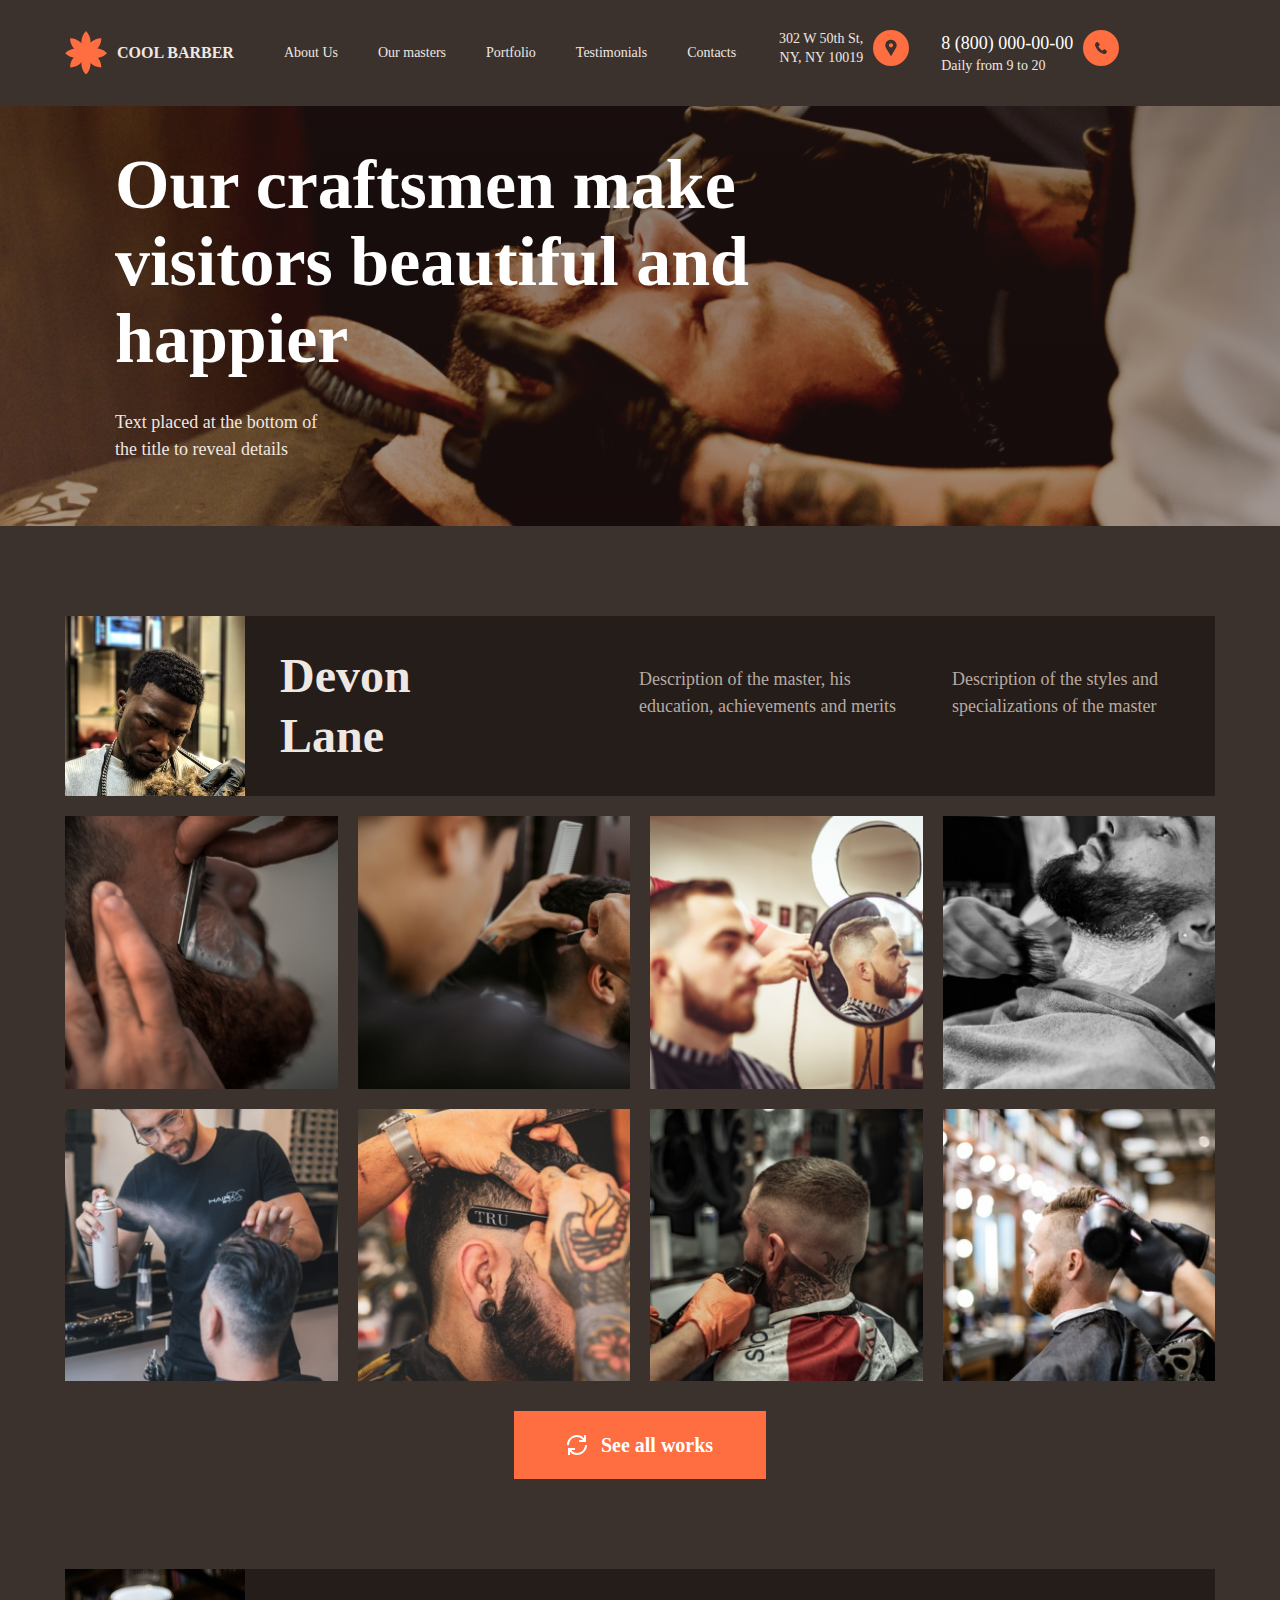
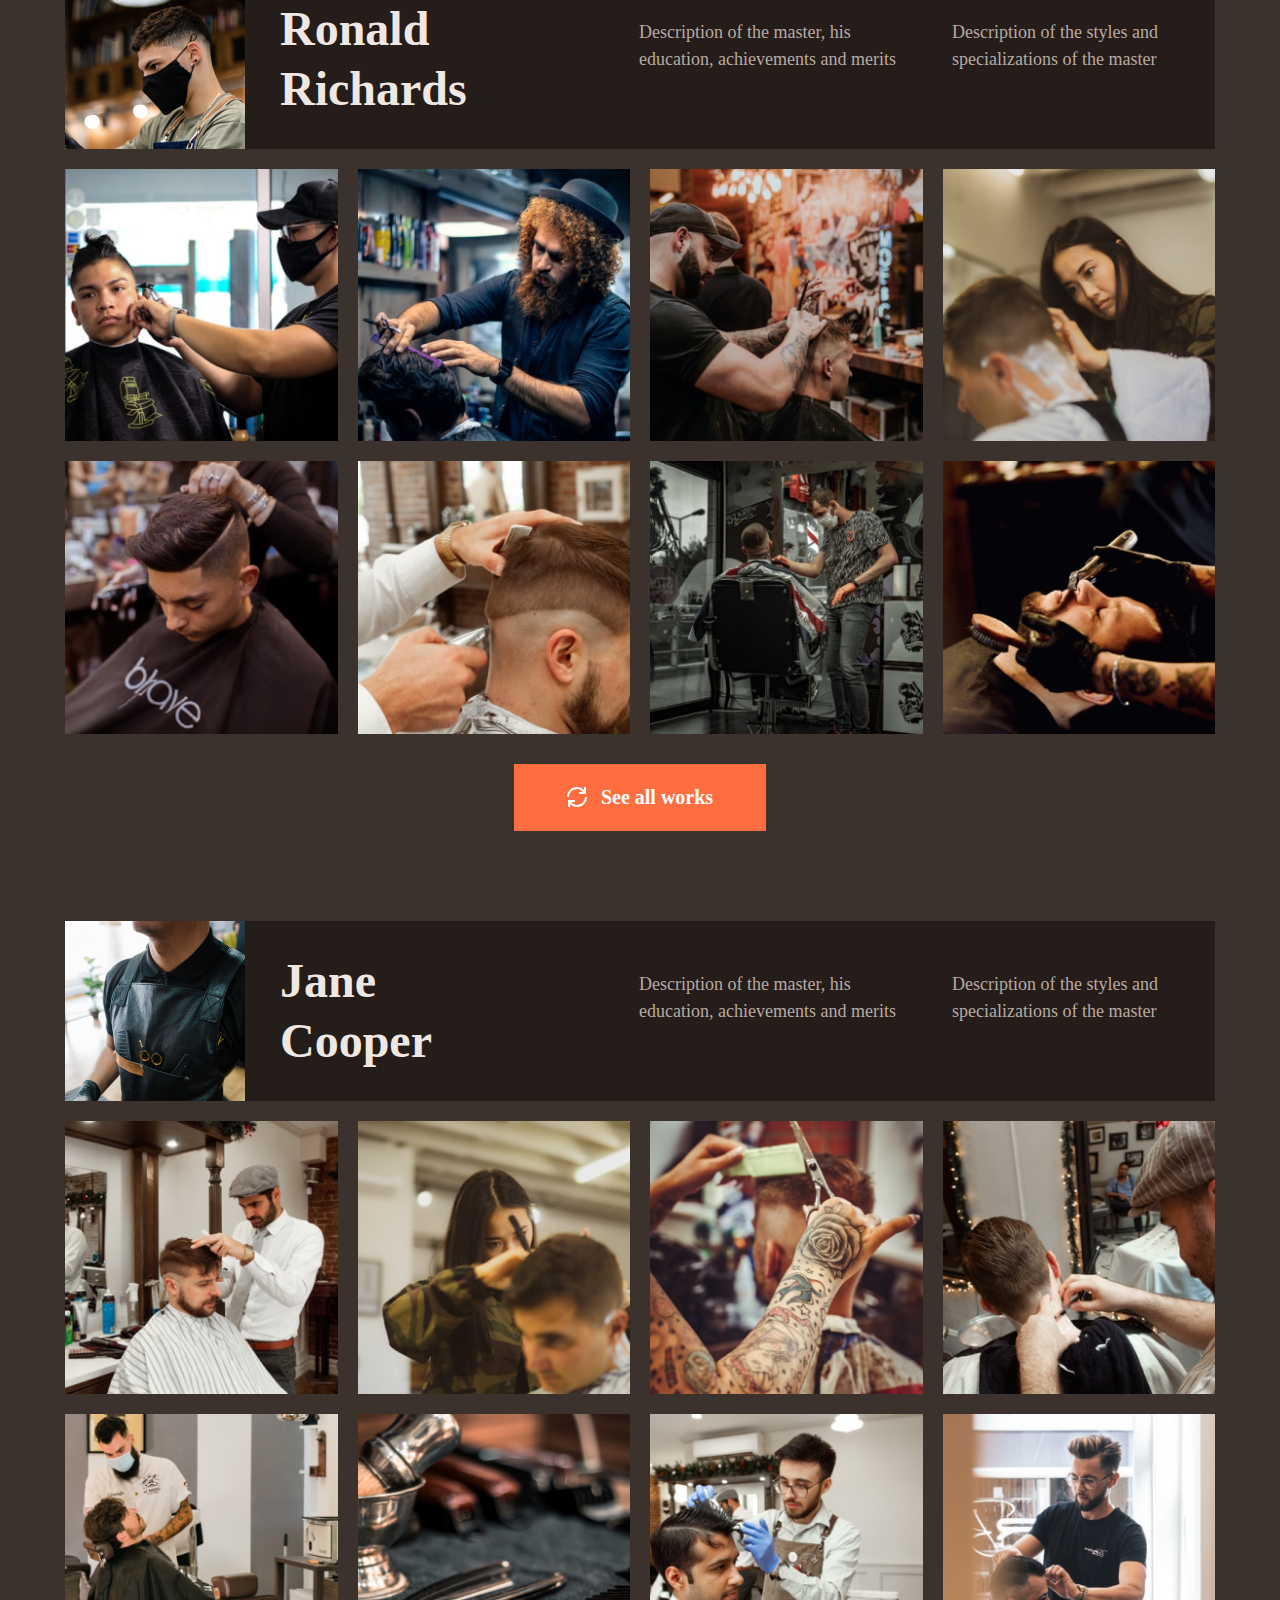
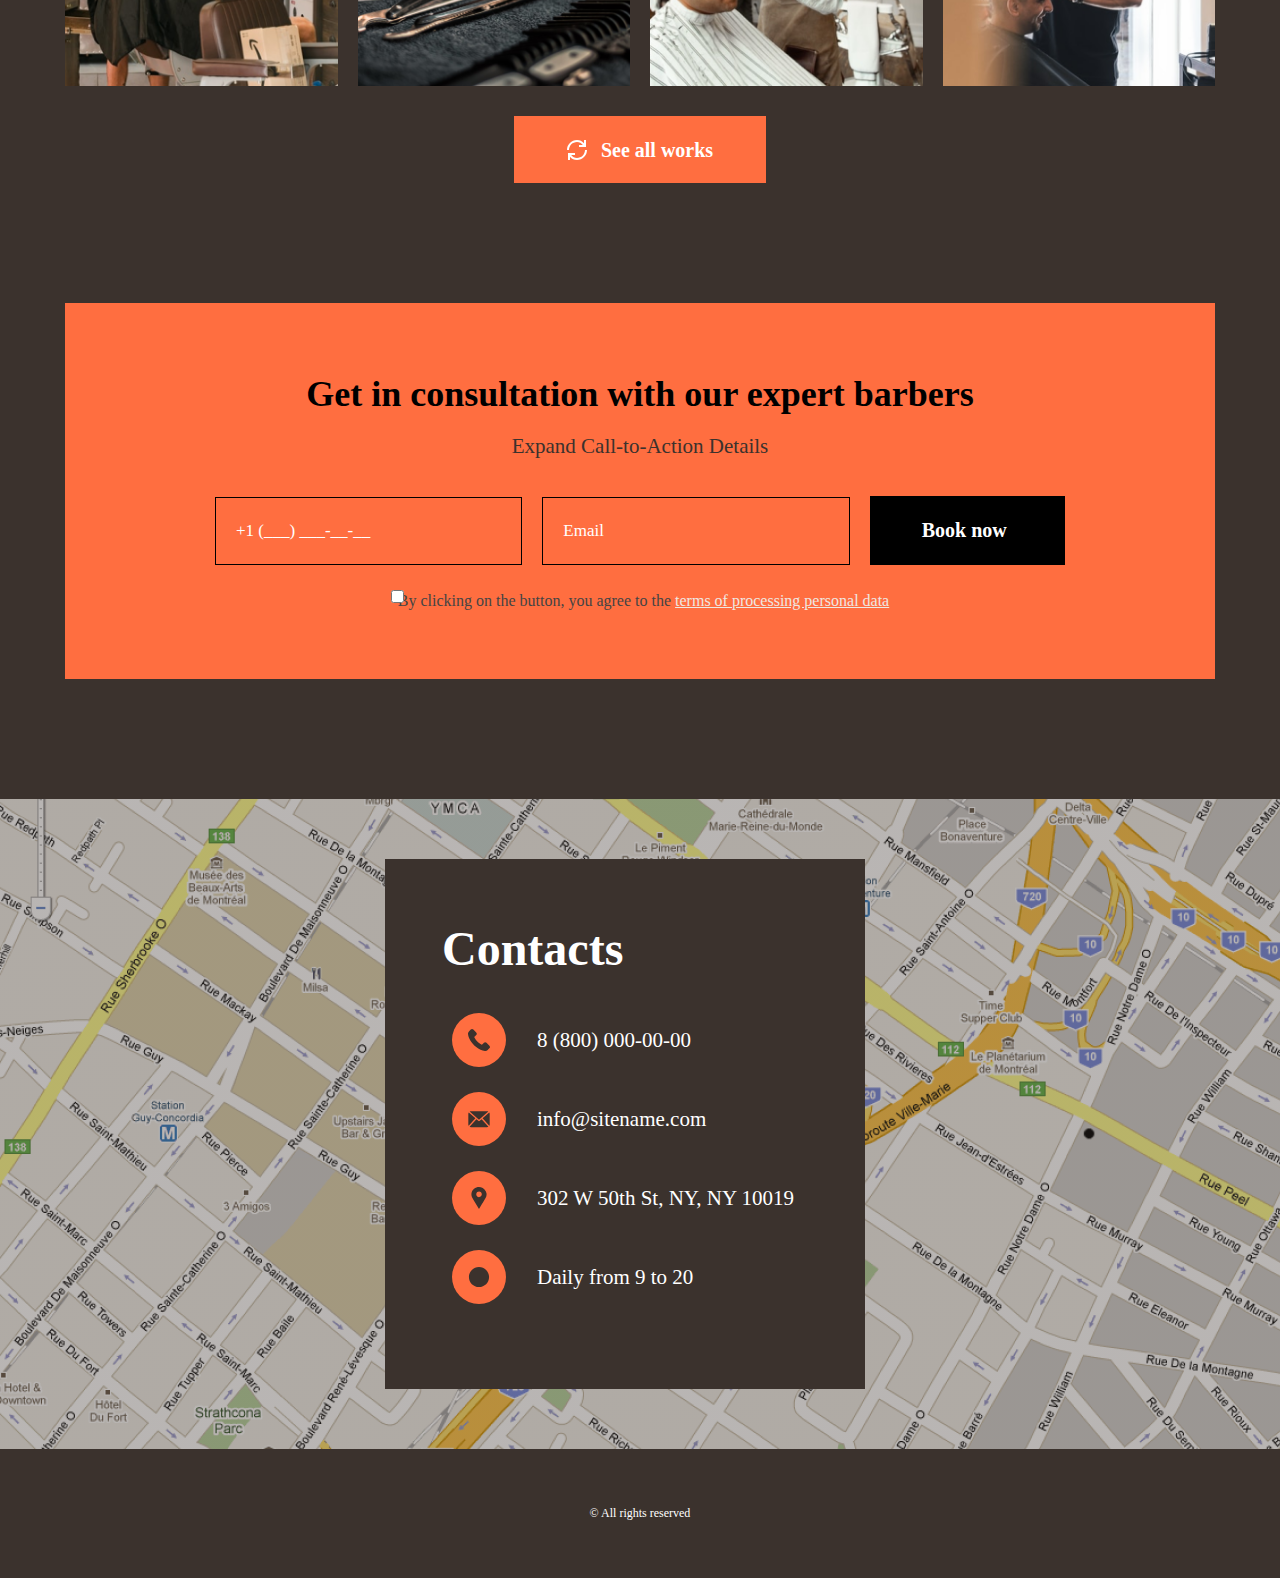
<file: index2.html>
<!DOCTYPE html>
<html lang="en">
  <head>
    <meta charset="UTF-8" />
    <meta http-equiv="X-UA-Compatible" content="IE=edge" />
    <meta name="viewport" content="width=device-width, initial-scale=1.0" />
    <title>Document</title>
    <link rel="stylesheet" href="love.css" />
  </head>
  <body>
    <nav class="nav">
      <div class="container">
        <div class="nav-logo">
          <svg viewBox="0 0 43 45" class="nav-svg">
            <path
              d="M37.1865 7.31364C28.35 7.31364 21.1865 14.4771 21.1865 23.3136C30.0231 23.3136 37.1865 16.1502 37.1865 7.31364Z"
            />
            <path
              d="M37.1865 37.3156C28.35 37.3156 21.1865 30.1522 21.1865 21.3156C30.0231 21.3156 37.1865 28.479 37.1865 37.3156Z"
            />
            <path
              d="M21.1865 23.3156C12.35 23.3156 5.18652 16.1522 5.18652 7.3156C14.0231 7.3156 21.1865 14.479 21.1865 23.3156Z"
            />
            <path
              d="M21.1865 21.3136C12.35 21.3136 5.18652 28.4771 5.18652 37.3136C14.0231 37.3136 21.1865 30.1502 21.1865 21.3136Z"
            />
            <path
              d="M42.8128 22.6289C36.5644 16.3806 26.4337 16.3806 20.1852 22.6289C26.4337 28.8773 36.5644 28.8773 42.8128 22.6289Z"
            />
            <path
              d="M42.8128 22.6289C36.5644 16.3806 26.4337 16.3806 20.1852 22.6289C26.4337 28.8773 36.5644 28.8773 42.8128 22.6289Z"
            />
            <path
              d="M22.8141 22.6292C16.5656 16.3809 6.43495 16.3809 0.186523 22.6292C6.43495 28.8776 16.5656 28.8776 22.8141 22.6292Z"
            />
            <path
              d="M21.5003 22.6273C15.2519 16.3789 15.2519 6.24835 21.5003 0C27.7487 6.24835 27.7487 16.3789 21.5003 22.6273Z"
            />
            <path
              d="M21.5003 22.002C15.2519 28.2503 15.2519 38.3809 21.5003 44.6292C27.7487 38.3809 27.7487 28.2503 21.5003 22.002Z"
            />
          </svg>
          <a href="#" class="nav-logo-link">Cool Barber</a>
        </div>
        <div class="nav-menu">
          <ul class="header-menu">
            <li class="header-menu-item">
              <a href="" class="header-menu-link">About Us</a>
            </li>
            <li class="header-menu-item">
              <a href="" class="header-menu-link">Our masters</a>
            </li>
            <li class="header-menu-item">
              <a href="" class="header-menu-link">Portfolio</a>
            </li>
            <li class="header-menu-item">
              <a href="" class="header-menu-link">Testimonials</a>
            </li>
            <li class="header-menu-item">
              <a href="" class="header-menu-link">Contacts</a>
            </li>
          </ul>
        </div>
        <div class="nav-info">
          <div class="info-block">
            <div class="info-block-left">
              <p class="info-block-text">302 W 50th St, NY, NY 10019</p>
            </div>
            <div class="info-block-raight">
              <svg viewBox="0 0 16 22" class="info-block-svg">
                <path
                  d="M15.2195 5.47558C15.1412 5.18208 14.9822 4.86935 14.8645 4.59555C13.4568 1.21244 10.3809 0 7.89733 0C4.57258 0 0.910759 2.22939 0.421875 6.82469V7.76353C0.421875 7.80271 0.435378 8.15467 0.454559 8.33073C0.728617 10.5207 2.45669 12.8482 3.74729 15.0382C5.13579 17.3846 6.57656 19.6928 8.00398 21.9999C8.88416 20.4943 9.76116 18.9689 10.6213 17.5022C10.8557 17.0718 11.1278 16.6417 11.3625 16.2308C11.5189 15.9573 11.8177 15.6837 11.9542 15.4292C13.3427 12.8871 15.5775 10.3254 15.5775 7.80266V6.76627C15.5776 6.49278 15.2386 5.53455 15.2195 5.47558ZM7.9582 10.1886C6.98089 10.1886 5.91116 9.69989 5.38315 8.35032C5.30448 8.13549 5.31082 7.70497 5.31082 7.66553V7.05931C5.31082 5.33885 6.77164 4.55648 8.0425 4.55648C9.60705 4.55648 10.8171 5.8082 10.8171 7.37275C10.8171 8.93725 9.52275 10.1886 7.9582 10.1886Z"
                />
              </svg>
            </div>
          </div>
          <div class="info-block">
            <div class="info-block-left">
              <p class="info-block-number">8 (800) 000-00-00</p>
              <p class="info-block-text info-block-location">
                Daily from 9 to 20
              </p>
            </div>
            <div class="info-block-raight">
              <svg viewBox="0 0 18 18" class="info-block-svg">
                <path
                  d="M15.1384 11.2606C14.4878 10.6183 13.6757 10.6183 13.0293 11.2606C12.5362 11.7495 12.0431 12.2385 11.5583 12.7357C11.4257 12.8724 11.3139 12.9014 11.1523 12.8103C10.8332 12.6363 10.4934 12.4954 10.1868 12.3048C8.7573 11.4056 7.55982 10.2496 6.49907 8.9485C5.97284 8.30211 5.50462 7.61014 5.17728 6.83115C5.11099 6.6737 5.12342 6.57011 5.25187 6.44166C5.74495 5.96515 6.2256 5.47621 6.71039 4.98727C7.38579 4.30773 7.38579 3.51217 6.70625 2.82849C6.3209 2.43899 5.93555 2.05779 5.5502 1.6683C5.15242 1.27052 4.75879 0.868591 4.35686 0.474955C3.70633 -0.159007 2.89419 -0.159007 2.2478 0.479098C1.75057 0.968037 1.27407 1.4694 0.768555 1.95006C0.300335 2.39341 0.0641529 2.93622 0.0144304 3.57018C-0.0642969 4.60192 0.188459 5.57566 0.544804 6.52453C1.27407 8.48857 2.38454 10.233 3.73119 11.8324C5.5502 13.9953 7.72142 15.7066 10.2614 16.9414C11.405 17.4966 12.5901 17.9234 13.8787 17.9939C14.7654 18.0436 15.5361 17.8198 16.1535 17.1279C16.5762 16.6555 17.0527 16.2246 17.5002 15.7729C18.1631 15.1017 18.1673 14.2895 17.5085 13.6266C16.7212 12.8351 15.9298 12.0479 15.1384 11.2606Z"
                />
              </svg>
            </div>
          </div>
        </div>
      </div>
    </nav>

    <section class="men2">
      <div class="container">
      <h1 class="men-h1">Our craftsmen make visitors  beautiful and happier</h1>
      <h3 class="men-h3">Text placed at the bottom of the title to reveal details</h3>
    </div>
    </section>

    <section class="devonlane">
      <div class="container">
        <div class="devonlane-left">
          <div class="devonlane-devonlane-left-img">
            <img src="img/16.png" alt="" class="devonlane-left-img">
          </div>
          <div class="devonlane-left-text">
            <h2 class="devonlane-left-h2">Devon Lane</h2>
          </div>
        </div>
        <div class="devonlane-right">
          <div class="devonlane-right-text-left">
            <p class="devonlane-right-text-left-p">Description of the master, his education, achievements and merits</p>
          </div>
          <div class="devonlane-right-text-right">
            <p class="devonlane-right-text-right-p">Description of the styles and specializations of the master          </div>
        </div>
      </div>
    </section>

    <section class="gallery-barber">
      <div class="container">
        <img src="img/17.png" alt="" class="gallery-barber-img">
        <img src="img/18.png" alt="" class="gallery-barber-img">
        <img src="img/24.png" alt="" class="gallery-barber-img">
        <img src="img/19.png" alt="" class="gallery-barber-img">
        <img src="img/20.png" alt="" class="gallery-barber-img">
        <img src="img/21.png" alt="" class="gallery-barber-img">
        <img src="img/22.png" alt="" class="gallery-barber-img">
        <img src="img/23.png" alt="" class="gallery-barber-img">
      </div>
      <button class="gallery-barber-button">
        <svg viewBox="0 0 20 20" class="gallery-barber-button-svg">
          <path fill-rule="evenodd" clip-rule="evenodd" d="M10 2C12.3936 2 14.4465 3.0787 15.8069 5H12V7H19V0H17V3.27035C15.2749 1.18251 12.8042 0 10 0C4.47715 0 0 4.47715 0 10H2C2 5.58172 5.58172 2 10 2ZM10 18C7.60638 18 5.55354 16.9213 4.19306 15H8V13H1V20H3V16.7297C4.72511 18.8175 7.19577 20 10 20C15.5228 20 20 15.5228 20 10H18C18 14.4183 14.4183 18 10 18Z" fill="white"/>
          </svg>
          <p class="gallery-barber-button-text">See all works</p>
      </button>
    </section>
    
    <section class="devonlane">
      <div class="container">
        <div class="devonlane-left">
          <div class="devonlane-devonlane-left-img">
            <img src="img/25.png" alt="" class="devonlane-left-img">
          </div>
          <div class="devonlane-left-text">
            <h2 class="devonlane-left-h2">Ronald Richards</h2>
          </div>
        </div>
        <div class="devonlane-right">
          <div class="devonlane-right-text-left">
            <p class="devonlane-right-text-left-p">Description of the master, his education, achievements and merits</p>
          </div>
          <div class="devonlane-right-text-right">
            <p class="devonlane-right-text-right-p">Description of the styles and specializations of the master          </div>
        </div>
      </div>
    </section>

    <section class="gallery-barber">
      <div class="container">
        <img src="img/26.png" alt="" class="gallery-barber-img">
        <img src="img/27.png" alt="" class="gallery-barber-img">
        <img src="img/28.png" alt="" class="gallery-barber-img">
        <img src="img/29.png" alt="" class="gallery-barber-img">
        <img src="img/30.png" alt="" class="gallery-barber-img">
        <img src="img/31.png" alt="" class="gallery-barber-img">
        <img src="img/32.png" alt="" class="gallery-barber-img">
        <img src="img/33.png" alt="" class="gallery-barber-img">
      </div>
      <button class="gallery-barber-button">
        <svg viewBox="0 0 20 20" class="gallery-barber-button-svg">
          <path fill-rule="evenodd" clip-rule="evenodd" d="M10 2C12.3936 2 14.4465 3.0787 15.8069 5H12V7H19V0H17V3.27035C15.2749 1.18251 12.8042 0 10 0C4.47715 0 0 4.47715 0 10H2C2 5.58172 5.58172 2 10 2ZM10 18C7.60638 18 5.55354 16.9213 4.19306 15H8V13H1V20H3V16.7297C4.72511 18.8175 7.19577 20 10 20C15.5228 20 20 15.5228 20 10H18C18 14.4183 14.4183 18 10 18Z" fill="white"/>
          </svg>
          <p class="gallery-barber-button-text">See all works</p>
      </button>
    </section>

    <section class="devonlane">
      <div class="container">
        <div class="devonlane-left">
          <div class="devonlane-devonlane-left-img">
            <img src="img/34.png" alt="" class="devonlane-left-img">
          </div>
          <div class="devonlane-left-text">
            <h2 class="devonlane-left-h2">Jane Cooper</h2>
          </div>
        </div>
        <div class="devonlane-right">
          <div class="devonlane-right-text-left">
            <p class="devonlane-right-text-left-p">Description of the master, his education, achievements and merits</p>
          </div>
          <div class="devonlane-right-text-right">
            <p class="devonlane-right-text-right-p">Description of the styles and specializations of the master          </div>
        </div>
      </div>
    </section>

    <section class="gallery-barber">
      <div class="container">
        <img src="img/35.png" alt="" class="gallery-barber-img">
        <img src="img/36.png" alt="" class="gallery-barber-img">
        <img src="img/37.png" alt="" class="gallery-barber-img">
        <img src="img/38.png" alt="" class="gallery-barber-img">
        <img src="img/39.png" alt="" class="gallery-barber-img">
        <img src="img/40.png" alt="" class="gallery-barber-img">
        <img src="img/41.png" alt="" class="gallery-barber-img">
        <img src="img/42.png" alt="" class="gallery-barber-img">
      </div>
      <button class="gallery-barber-button">
        <svg viewBox="0 0 20 20" class="gallery-barber-button-svg">
          <path fill-rule="evenodd" clip-rule="evenodd" d="M10 2C12.3936 2 14.4465 3.0787 15.8069 5H12V7H19V0H17V3.27035C15.2749 1.18251 12.8042 0 10 0C4.47715 0 0 4.47715 0 10H2C2 5.58172 5.58172 2 10 2ZM10 18C7.60638 18 5.55354 16.9213 4.19306 15H8V13H1V20H3V16.7297C4.72511 18.8175 7.19577 20 10 20C15.5228 20 20 15.5228 20 10H18C18 14.4183 14.4183 18 10 18Z" fill="white"/>
          </svg>
          <p class="gallery-barber-button-text">See all works</p>
      </button>
    </section>
    

    <section class="form">
      <div class="container">
        <form action="" class="form-block">
          <h2 class="form-block-h2">Get in consultation with our expert barbers</h2>
          <h3 class="form-block-h3">Expand Call-to-Action Details</h3>
          <div class="form-block-mini">
            <input type="tel" placeholder="+1 (___) ___-__-__" class="form-block-input">
            <input type="email" placeholder="Email" class="form-block-input">
            <button class="form-block-button">Book now</button>
          </div>
          <div class="form-link-block">
            <div class="checkbox-div">
            <input type="checkbox" class="form-checkbox">
            <label class="form-link">By clicking on the button, you agree to the <a href="" class="form-link-a"> terms of processing personal data</a></label>
          </div>
            </div>

        </form>
      </div>
    </section>

        <section class="map">
          <div class="container">
            <div class="map-jps">
              <div class="map-jps-block">
                <h2 class="map-jps-block-h2">Contacts</h2>
                <div class="map-jps-block-mini_container">
                  <div class="map-jps-container-svg-link">
                    <div class="map-jps-svg-block">
                      <svg viewBox="0 0 22 22" class="contacts-svg">
                        <path
                          d="M18.5024 13.7629C17.7073 12.978 16.7147 12.978 15.9247 13.7629C15.322 14.3605 14.7194 14.9581 14.1269 15.5659C13.9648 15.733 13.8281 15.7684 13.6306 15.657C13.2406 15.4443 12.8253 15.2721 12.4506 15.0392C10.7034 13.9402 9.23978 12.5273 7.94331 10.9371C7.30014 10.147 6.72787 9.30128 6.32779 8.34918C6.24676 8.15674 6.26195 8.03013 6.41895 7.87314C7.0216 7.29074 7.60906 6.69315 8.20159 6.09556C9.02708 5.26501 9.02708 4.29265 8.19653 3.45704C7.72554 2.98099 7.25456 2.51507 6.78358 2.03903C6.2974 1.55285 5.81629 1.06161 5.32505 0.5805C4.52995 -0.194342 3.53735 -0.194342 2.74731 0.585565C2.13959 1.18316 1.55719 1.79594 0.939345 2.3834C0.367076 2.92528 0.0784091 3.58871 0.0176372 4.36355C-0.0785851 5.62457 0.230339 6.81469 0.665871 7.97442C1.55719 10.3749 2.91443 12.507 4.56034 14.4618C6.78358 17.1054 9.43729 19.197 12.5417 20.7061C13.9395 21.3848 15.3879 21.9064 16.9629 21.9925C18.0466 22.0533 18.9886 21.7798 19.7432 20.934C20.2598 20.3567 20.8422 19.83 21.3891 19.278C22.1994 18.4576 22.2045 17.465 21.3992 16.6547C20.437 15.6874 19.4697 14.7252 18.5024 13.7629Z"
                        />
                      </svg>
                    </div>
                    <a href="#" class="map-jps-block-mini_container-a"
                      >8 (800) 000-00-00</a
                    >
                  </div>
                  <div class="map-jps-container-svg-link">
                    <div class="map-jps-svg-block">
                      <svg viewBox="0 0 20 16" class="contacts-svg">
                        <path
                          d="M19.7057 13.0146C19.7057 13.4402 19.586 13.8347 19.3943 14.1818L13.2652 7.32419L19.3278 2.01992C19.5636 2.39418 19.7057 2.83382 19.7057 3.3089V13.0146ZM9.99985 8.56932L18.4358 1.18806C18.0896 0.998544 17.6998 0.882324 17.2793 0.882324H2.7204C2.29937 0.882324 1.90942 0.998544 1.56464 1.18806L9.99985 8.56932ZM12.3517 8.12277L10.399 9.83242C10.2848 9.93192 10.1426 9.9816 9.99985 9.9816C9.85702 9.9816 9.7148 9.93192 9.60058 9.83242L7.64745 8.12268L1.44082 15.0679C1.81285 15.3013 2.24884 15.4411 2.72036 15.4411H17.2793C17.7507 15.4411 18.1869 15.3013 18.5588 15.0679L12.3517 8.12277ZM0.67193 2.01988C0.43613 2.39414 0.293945 2.83378 0.293945 3.3089V13.0146C0.293945 13.4402 0.413086 13.8347 0.605559 14.1818L6.73393 7.32303L0.67193 2.01988Z"
                        />
                      </svg>
                    </div>
                    <a href="#" class="map-jps-block-mini_container-a"
                      >info@sitename.com</a
                    >
                  </div>
                  <div class="map-jps-container-svg-link">
                    <div class="map-jps-svg-block">
                      <svg viewBox="0 0 16 22" class="contacts-svg">
                        <path
                          d="M15.2195 5.47558C15.1412 5.18208 14.9822 4.86935 14.8645 4.59555C13.4568 1.21244 10.3809 0 7.89733 0C4.57258 0 0.910759 2.22939 0.421875 6.82469V7.76353C0.421875 7.80271 0.435378 8.15467 0.454559 8.33073C0.728617 10.5207 2.45669 12.8482 3.74729 15.0382C5.13579 17.3846 6.57656 19.6928 8.00398 21.9999C8.88416 20.4943 9.76116 18.9689 10.6213 17.5022C10.8557 17.0718 11.1278 16.6417 11.3625 16.2308C11.5189 15.9573 11.8177 15.6837 11.9542 15.4292C13.3427 12.8871 15.5775 10.3254 15.5775 7.80266V6.76627C15.5776 6.49278 15.2386 5.53455 15.2195 5.47558ZM7.9582 10.1886C6.98089 10.1886 5.91116 9.69989 5.38315 8.35032C5.30448 8.13549 5.31082 7.70497 5.31082 7.66553V7.05931C5.31082 5.33885 6.77164 4.55648 8.0425 4.55648C9.60705 4.55648 10.8171 5.8082 10.8171 7.37275C10.8171 8.93725 9.52275 10.1886 7.9582 10.1886Z"
                        />
                      </svg>
                    </div>
                    <a href="#" class="map-jps-block-mini_container-a">
                      302 W 50th St, NY, NY 10019
                    </a>
                  </div>
                  <div class="map-jps-container-svg-link">
                    <div class="map-jps-svg-block">
                      <svg viewBox="0 0 22 22" class="contacts-svg">
                        <path
                          d="M11.0003 21.0832C5.43145 21.0832 0.916992 16.5687 0.916992 10.9998C0.916992 5.43097 5.43145 0.916504 11.0003 0.916504C16.5692 0.916504 21.0837 5.43097 21.0837 10.9998C21.0837 16.5687 16.5692 21.0832 11.0003 21.0832ZM11.9173 10.0833H15.584V11.9167H10.084V4.5H11.9173V10.0833Z"
                        />
                      </svg>
                    </div>
                    <a href="#" class="map-jps-block-mini_container-a"
                      >Daily from 9 to 20</a
                    >
                  </div>
                </div>
              </div>
            </div>
          </div>
          <p class="map-text">© All rights reserved</p>
        </section>
      </div>
    </footer>
  </body>
</html>
</file>
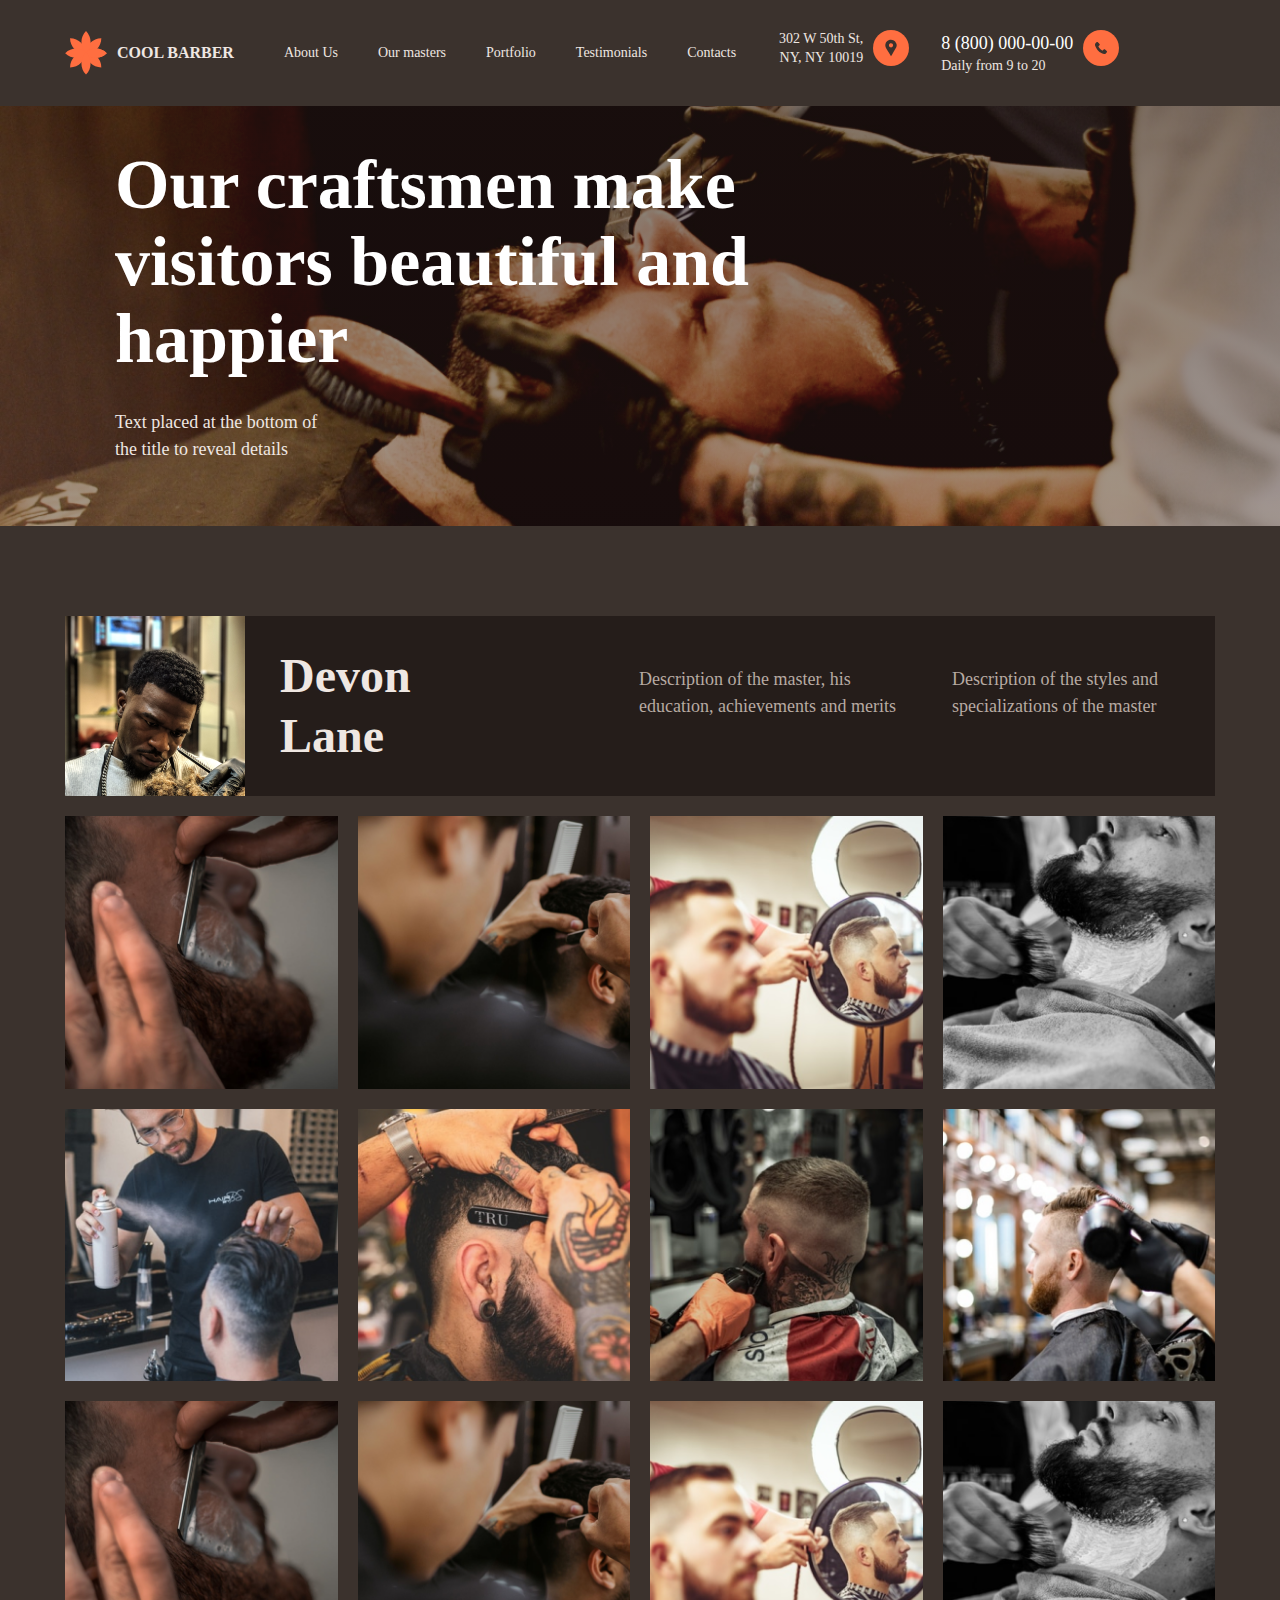
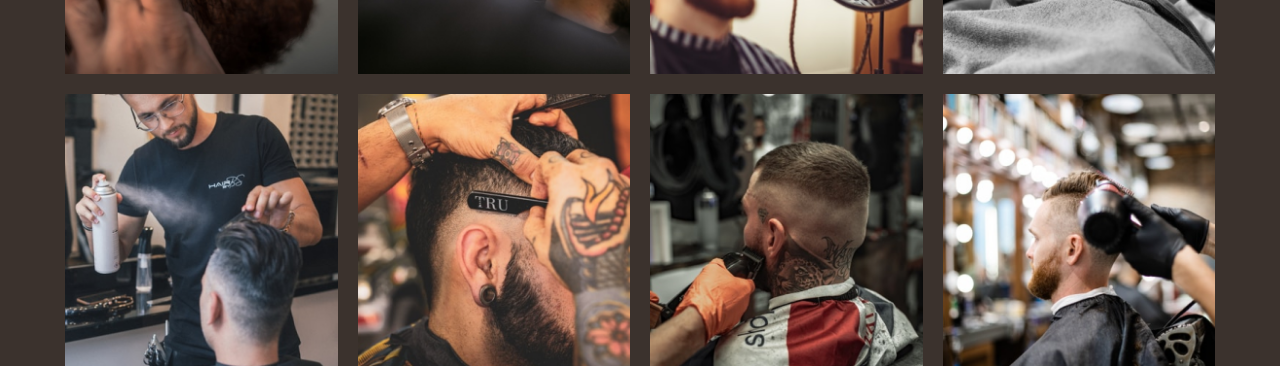
<file: index3.html>
<!DOCTYPE html>
<html lang="en">
  <head>
    <meta charset="UTF-8" />
    <meta http-equiv="X-UA-Compatible" content="IE=edge" />
    <meta name="viewport" content="width=device-width, initial-scale=1.0" />
    <title>Document</title>
    <link rel="stylesheet" href="love.css" />
  </head>
  <body>
    <nav class="nav">
      <div class="container">
        <div class="nav-logo">
          <svg viewBox="0 0 43 45" class="nav-svg">
            <path
              d="M37.1865 7.31364C28.35 7.31364 21.1865 14.4771 21.1865 23.3136C30.0231 23.3136 37.1865 16.1502 37.1865 7.31364Z"
            />
            <path
              d="M37.1865 37.3156C28.35 37.3156 21.1865 30.1522 21.1865 21.3156C30.0231 21.3156 37.1865 28.479 37.1865 37.3156Z"
            />
            <path
              d="M21.1865 23.3156C12.35 23.3156 5.18652 16.1522 5.18652 7.3156C14.0231 7.3156 21.1865 14.479 21.1865 23.3156Z"
            />
            <path
              d="M21.1865 21.3136C12.35 21.3136 5.18652 28.4771 5.18652 37.3136C14.0231 37.3136 21.1865 30.1502 21.1865 21.3136Z"
            />
            <path
              d="M42.8128 22.6289C36.5644 16.3806 26.4337 16.3806 20.1852 22.6289C26.4337 28.8773 36.5644 28.8773 42.8128 22.6289Z"
            />
            <path
              d="M42.8128 22.6289C36.5644 16.3806 26.4337 16.3806 20.1852 22.6289C26.4337 28.8773 36.5644 28.8773 42.8128 22.6289Z"
            />
            <path
              d="M22.8141 22.6292C16.5656 16.3809 6.43495 16.3809 0.186523 22.6292C6.43495 28.8776 16.5656 28.8776 22.8141 22.6292Z"
            />
            <path
              d="M21.5003 22.6273C15.2519 16.3789 15.2519 6.24835 21.5003 0C27.7487 6.24835 27.7487 16.3789 21.5003 22.6273Z"
            />
            <path
              d="M21.5003 22.002C15.2519 28.2503 15.2519 38.3809 21.5003 44.6292C27.7487 38.3809 27.7487 28.2503 21.5003 22.002Z"
            />
          </svg>
          <a href="#" class="nav-logo-link">Cool Barber</a>
        </div>
        <div class="nav-menu">
          <ul class="header-menu">
            <li class="header-menu-item">
              <a href="" class="header-menu-link">About Us</a>
            </li>
            <li class="header-menu-item">
              <a href="" class="header-menu-link">Our masters</a>
            </li>
            <li class="header-menu-item">
              <a href="" class="header-menu-link">Portfolio</a>
            </li>
            <li class="header-menu-item">
              <a href="" class="header-menu-link">Testimonials</a>
            </li>
            <li class="header-menu-item">
              <a href="" class="header-menu-link">Contacts</a>
            </li>
          </ul>
        </div>
        <div class="nav-info">
          <div class="info-block">
            <div class="info-block-left">
              <p class="info-block-text">302 W 50th St, NY, NY 10019</p>
            </div>
            <div class="info-block-raight">
              <svg viewBox="0 0 16 22" class="info-block-svg">
                <path
                  d="M15.2195 5.47558C15.1412 5.18208 14.9822 4.86935 14.8645 4.59555C13.4568 1.21244 10.3809 0 7.89733 0C4.57258 0 0.910759 2.22939 0.421875 6.82469V7.76353C0.421875 7.80271 0.435378 8.15467 0.454559 8.33073C0.728617 10.5207 2.45669 12.8482 3.74729 15.0382C5.13579 17.3846 6.57656 19.6928 8.00398 21.9999C8.88416 20.4943 9.76116 18.9689 10.6213 17.5022C10.8557 17.0718 11.1278 16.6417 11.3625 16.2308C11.5189 15.9573 11.8177 15.6837 11.9542 15.4292C13.3427 12.8871 15.5775 10.3254 15.5775 7.80266V6.76627C15.5776 6.49278 15.2386 5.53455 15.2195 5.47558ZM7.9582 10.1886C6.98089 10.1886 5.91116 9.69989 5.38315 8.35032C5.30448 8.13549 5.31082 7.70497 5.31082 7.66553V7.05931C5.31082 5.33885 6.77164 4.55648 8.0425 4.55648C9.60705 4.55648 10.8171 5.8082 10.8171 7.37275C10.8171 8.93725 9.52275 10.1886 7.9582 10.1886Z"
                />
              </svg>
            </div>
          </div>
          <div class="info-block">
            <div class="info-block-left">
              <p class="info-block-number">8 (800) 000-00-00</p>
              <p class="info-block-text info-block-location">
                Daily from 9 to 20
              </p>
            </div>
            <div class="info-block-raight">
              <svg viewBox="0 0 18 18" class="info-block-svg">
                <path
                  d="M15.1384 11.2606C14.4878 10.6183 13.6757 10.6183 13.0293 11.2606C12.5362 11.7495 12.0431 12.2385 11.5583 12.7357C11.4257 12.8724 11.3139 12.9014 11.1523 12.8103C10.8332 12.6363 10.4934 12.4954 10.1868 12.3048C8.7573 11.4056 7.55982 10.2496 6.49907 8.9485C5.97284 8.30211 5.50462 7.61014 5.17728 6.83115C5.11099 6.6737 5.12342 6.57011 5.25187 6.44166C5.74495 5.96515 6.2256 5.47621 6.71039 4.98727C7.38579 4.30773 7.38579 3.51217 6.70625 2.82849C6.3209 2.43899 5.93555 2.05779 5.5502 1.6683C5.15242 1.27052 4.75879 0.868591 4.35686 0.474955C3.70633 -0.159007 2.89419 -0.159007 2.2478 0.479098C1.75057 0.968037 1.27407 1.4694 0.768555 1.95006C0.300335 2.39341 0.0641529 2.93622 0.0144304 3.57018C-0.0642969 4.60192 0.188459 5.57566 0.544804 6.52453C1.27407 8.48857 2.38454 10.233 3.73119 11.8324C5.5502 13.9953 7.72142 15.7066 10.2614 16.9414C11.405 17.4966 12.5901 17.9234 13.8787 17.9939C14.7654 18.0436 15.5361 17.8198 16.1535 17.1279C16.5762 16.6555 17.0527 16.2246 17.5002 15.7729C18.1631 15.1017 18.1673 14.2895 17.5085 13.6266C16.7212 12.8351 15.9298 12.0479 15.1384 11.2606Z"
                />
              </svg>
            </div>
          </div>
        </div>
      </div>
    </nav>

    <section class="men2">
      <div class="container">
      <h1 class="men-h1">Our craftsmen make visitors  beautiful and happier</h1>
      <h3 class="men-h3">Text placed at the bottom of the title to reveal details</h3>
    </div>
    </section>

    <section class="devonlane">
      <div class="container">
        <div class="devonlane-left">
          <div class="devonlane-devonlane-left-img">
            <img src="img/16.png" alt="" class="devonlane-left-img">
          </div>
          <div class="devonlane-left-text">
            <h2 class="devonlane-left-h2">Devon Lane</h2>
          </div>
        </div>
        <div class="devonlane-right">
          <div class="devonlane-right-text-left">
            <p class="devonlane-right-text-left-p">Description of the master, his education, achievements and merits</p>
          </div>
          <div class="devonlane-right-text-right">
            <p class="devonlane-right-text-right-p">Description of the styles and specializations of the master          </div>
        </div>
      </div>
    </section>

    <section class="gallery-barber">
      <div class="container">
        <img src="img/17.png" alt="" class="gallery-barber-img">
        <img src="img/18.png" alt="" class="gallery-barber-img">
        <img src="img/24.png" alt="" class="gallery-barber-img">
        <img src="img/19.png" alt="" class="gallery-barber-img">
        <img src="img/20.png" alt="" class="gallery-barber-img">
        <img src="img/21.png" alt="" class="gallery-barber-img">
        <img src="img/22.png" alt="" class="gallery-barber-img">
        <img src="img/23.png" alt="" class="gallery-barber-img">
        <img src="img/17.png" alt="" class="gallery-barber-img">
        <img src="img/18.png" alt="" class="gallery-barber-img">
        <img src="img/24.png" alt="" class="gallery-barber-img">
        <img src="img/19.png" alt="" class="gallery-barber-img">
        <img src="img/20.png" alt="" class="gallery-barber-img">
        <img src="img/21.png" alt="" class="gallery-barber-img">
        <img src="img/22.png" alt="" class="gallery-barber-img">
        <img src="img/23.png" alt="" class="gallery-barber-img">
      </div>
    </section>
    
      
    </footer>
  </body>
</html>
</file>
<file: love.css>
* {
  padding: 0;
  margin: 0;
  box-sizing: border-box;
}

img {
  max-width: 100%;
  height: auto;
  width: 100%;
}

.container {
  max-width: 1180px;
  margin: 0 auto;
  padding: 0 15px;
}

.hamburger {
  display: none !important;
  fill: #efe7e2;
}

.nav {
  background-color: #3b322d;
}

.nav .container {
  display: flex;
  align-items: center;
}

.header-menu {
  display: flex;
}

a {
  text-decoration: none;
}

ul {
  margin: 0;
  padding: 0;
  list-style: none;
}

.header-menu {
  align-items: centers;
  display: flex;
  gap: 40px;
}

.header-menu-link {
  font-family: 'Fira Sans';
  font-style: normal;
  font-weight: 400;
  font-size: 14px;
  line-height: 135%;
  /* or 19px */

  display: flex;
  align-items: center;
  text-align: right;

  color: #efe7e2;
}

.nav-info {
  display: flex;
}

.info-block-location {
  max-width: 100% !important;
}
.info-block-text {
  font-family: 'Fira Sans';
  font-style: normal;
  font-weight: 400;
  font-size: 14px;
  line-height: 135%;
  /* or 19px */
  text-align: right;
  display: flex;
  align-items: center;
  text-align: right;
  max-width: 105px;
  color: #efe7e2;
}

.info-block-number {
  font-family: 'Fira Sans';
  font-style: normal;
  font-weight: 400;
  font-size: 18px;
  line-height: 152%;

  display: flex;
  align-items: center;
  text-align: right;

  color: #ffffff;
}

.nav-logo {
  align-items: center;
  display: flex;
}

.info-block {
  display: flex;
  margin-right: 32px;
}

.nav-logo-link {
  font-family: 'Fira Sans';
  font-style: normal;
  font-weight: 700;
  font-size: 16px;
  line-height: 150%;
  /* identical to box height, or 24px */

  display: flex;
  align-items: center;
  text-transform: uppercase;
  margin-left: 10px;
  color: #efe7e2;
}

.nav-svg {
  fill: #ff6e40;
  width: 42px;
  height: 44px;
}

.info-block-raight {
  border-radius: 100%;
  height: 36px;
  width: 36px;
  background-color: #ff6e40;
  display: flex;
  justify-content: center;
  align-items: center;
  margin-left: 10px;
}

.info-block-svg {
  fill: #3b322d;
  width: 12px;
  height: 18px;
}

.nav-menu {
  margin-left: 50px;
  margin-right: 22px;
}

.info-block-left {
  text-align: right;
}

.nav {
  padding-top: 30px;
  padding-bottom: 30px;
}

.men {
  background-color: #3b322d;
}

.men .container {
  background-image: linear-gradient(#21181491, #261c186b), url(img/bg.png);
  background-repeat: no-repeat;
  background-size: cover;
  padding: 40px 60px 60px;
  display: flex;
  flex-direction: column;
  justify-content: space-between;
  min-height: 1000px;
  /* transform: translateY(250px); */
}

.men-top-h1 {
  font-family: 'Playfair Display';
  font-style: normal;
  font-weight: 900;
  font-size: 60px;
  line-height: 110%;
  color: #ffffff;
  max-width: 671px;
  height: 154px;
  display: block;
}

.men-top-right-button {
  font-family: 'Playfair Display';
  font-style: normal;
  font-weight: 700;
  font-size: 14px;
  line-height: 150%;
  border-radius: 4px;
  display: flex;
  align-items: center;
  letter-spacing: 0.1em;
  color: #ffffff;
  background-color: #ffffff00;
  flex: none;
  order: 0;
  flex-grow: 0;
  border: 1px solid #efe7e2;
  padding: 4px;
}

.men-top-left {
  display: inline-block;
}

.men-top-right {
  display: inline-block;
}

.men-top-right-p {
  font-family: 'Fira Sans';
  font-style: normal;
  font-weight: 400;
  font-size: 15px;
  line-height: 150%;
  max-width: 300px;
  color: #efe7e2;
  margin-top: 35px;
}

.men-button {
  font-family: 'Playfair Display';
  font-style: normal;
  font-weight: 700;
  font-size: 20px;
  line-height: 152%;
  /* identical to box height, or 30px */

  display: flex;
  align-items: center;
  text-align: center;

  /* neutral/1 */
  background-color: #ff6e40;
  color: #ffffff;
  padding: 18px 45px;
  border: none;
  cursor: pointer;
  transition: all 0.3s ease-in-out;
}

.men-button:hover {
  background-color: #cf6140;
}

.work-h3 {
  font-family: 'Fira Sans';
  font-style: normal;
  font-weight: 600;
  font-size: 24px;
  line-height: 135%;
  /* identical to box height, or 32px */

  text-align: center;

  color: #efe7e2;
}

.work-text {
  font-family: 'Fira Sans';
  font-style: normal;
  font-weight: 400;
  font-size: 16px;
  line-height: 150%;
  /* or 24px */

  text-align: center;

  color: #b7aaa2;
}

.work {
  background-color: #251d1a;
}

.work-svg {
  width: 78px;
  height: 78px;
  fill: #efe7e2;
}

.work-item {
  width: 300px;
  height: 200px;
  text-align: center;
}

.work-mini-container {
  display: flex;
  padding-top: 100px;
  padding-bottom: 100px;
  justify-content: space-between;
  max-width: 1180px;
}

.about_us-h2 {
  font-family: 'Fira Sans';
  font-style: normal;
  font-weight: 700;
  font-size: 48px;
  line-height: 125%;
  /* identical to box height, or 60px */

  text-align: center;

  /* neutral/1 */

  color: #ffffff;
}

.about_us-p {
  font-family: 'Fira Sans';
  font-style: normal;
  font-weight: 400;
  font-size: 15px;
  line-height: 160%;

  margin: 0 auto;
  text-align: center;
  max-width: 580px;
  color: #efe7e2;
}

.about_us {
  background-color: #3b322d;
  padding: 120px 0px;
  text-align: center;
}
.about_us-gallery img {
  display: block;
  max-width: 100%;
  height: auto;
  object-fit: cover;
}

.about_us-gallery {
  display: grid;
  gap: 20px;
  grid-template-columns: repeat(4, 1fr);
  grid-template-rows: repeat(2, 1fr);
  margin-top: 60px;
}

.about_us-item1 {
  grid-column: 1 / span 2;
  grid-row: 1 / span 1;
}

.about_us-item2 {
  grid-column: 3 / span 1;
  grid-row: 1 / span 1;
}

.about_us-item3 {
  grid-column: 4 / span 1;
  grid-row: 1 / span 1;
}

.about_us-item4 {
  grid-column: 1 / span 1;
  grid-row: 2 / span 1;
}

.about_us-item5 {
  grid-column: 2 / span 1;
  grid-row: 2 / span 1;
}

.about_us-item6 {
  grid-column: 3 / span 2;
  grid-row: 2 / span 1;
  position: relative;
  top: -57px;
}

.about_us-btn-block {
  display: flex;
  justify-content: center;
}

.about_us-orange-btn {
  width: 432px;
  height: 68px;
  padding: 25px 51px;
  background-color: #ff6e40;
  border: none;
  font-family: 'Playfair Display';
  font-style: normal;
  font-weight: 700;
  font-size: 20px;
  line-height: 152%;
  display: flex;
  align-items: center;
  text-align: center;
  color: #ffffff;
  margin-right: 30px;
  cursor: pointer;
  transition: all 0.3s ease-in-out;
}

.about_us-orange-btn:hover {
  background-color: #cf6140;
}

.about_us-brown-btn:hover {
  background-color: #614d42;
}

.about_us-brown-btn {
  width: 216px;
  height: 68px;
  border: 1px solid #efe7e2;
  padding: 10px 40px;
  font-family: 'Playfair Display';
  font-style: normal;
  font-weight: 700;
  font-size: 14px;
  line-height: 150%;
  letter-spacing: 0.1em;
  text-transform: uppercase;
  color: #ffffff;
  background-color: #3b322d;
  cursor: pointer;
  transition: all 0.3s ease-in-out;
}

.testimonials {
  background-color: #3b322d;
  text-align: center;
}

.testimonials-h2 {
  font-family: 'Fira Sans';
  font-style: normal;
  font-weight: 700;
  font-size: 48px;
  line-height: 125%;
  text-align: center;
  color: #ffffff;
}

.testimonials-text {
  font-family: 'Fira Sans';
  font-style: normal;
  font-weight: 400;
  font-size: 15px;
  line-height: 160%;
  text-align: center;
  color: #efe7e2;
  max-width: 480px;
  margin: 0 auto;
  margin-top: 24px;
  padding-bottom: 60px;
}

.map .container {
  background: linear-gradient(
      0deg,
      rgba(59, 50, 45, 0.2),
      rgba(59, 50, 45, 0.2)
    ),
    url(img/jps.png);
  min-width: 100%;
  height: 650px;
  padding-top: 60px;
}

.map {
  height: 779px;
  background-color: #3b322d;
}

.map-jps-block {
  width: 480px;
  height: 530px;
  margin-left: 370px;
  background-color: #3b322d;
}

.map-jps-block-h2 {
  font-family: 'Fira Sans';
  font-style: normal;
  font-weight: 700;
  font-size: 48px;
  line-height: 125%;
  color: #ffffff;
  margin-left: 57px;
  padding-top: 60px;
}

.contacts-svg {
  fill: #3b322d;
  width: 22px;
  height: 22px;
}

.map-jps-svg-block {
  border-radius: 100%;
  height: 54px;
  width: 54px;
  background-color: #ff6e40;
  display: flex;
  justify-content: center;
  align-items: center;
  margin-left: 10px;
  display: flex;
}

.map-jps-block-mini_container-a {
  text-decoration: none;
  font-family: 'Montserrat';
  font-style: normal;
  font-weight: 400;
  font-size: 21px;
  line-height: 143%;
  color: #ffffff;
  margin-left: 31px;
}

.map-jps-container-svg-link {
  display: flex;
  align-items: center;
  margin-bottom: 25px;
}

.map-jps-block-mini_container {
  margin-top: 34px;
  margin-bottom: 80px;
  margin-left: 57px;
}

.map-text {
  font-family: 'Montserrat';
  font-style: normal;
  font-weight: 400;
  font-size: 12px;
  line-height: 16px;
  display: flex;
  color: #ffffff;
  text-align: center;
  display: block;
  padding: 56px;
}

.swiper-h3 {
  font-family: 'Fira Sans';
  font-style: normal;
  font-weight: 700;
  font-size: 14px;
  line-height: 150%;
  /* identical to box height, or 21px */

  display: flex;
  align-items: flex-end;

  /* neutral/1 */

  color: #ffffff;
}

.swiper-text {
  font-family: 'Fira Sans';
  font-style: normal;
  font-weight: 400;
  font-size: 16px;
  line-height: 150%;
  color: #ffffff;
  margin: 24px 0;
  text-align: left;
}

.swiper-link {
  font-family: 'Fira Sans';
  font-style: normal;
  font-weight: 400;
  font-size: 14px;
  line-height: 135%;
  /* identical to box height, or 19px */
  text-align: left;
  color: #ff6e40;
}

.swiper-slide {
  text-align: left;
  margin-bottom: 150px;
  margin-top: 60px;
}

.swiper-button-next:after,
.swiper-button-prev:after {
  font-size: 17px;
  color: #251d1a;
  font-weight: 700;
}

.swiper-button-next,
.swiper-button-prev {
  display: flex;
  align-items: center;
  justify-content: center;
  border-radius: 100%;
  background-color: #b7aaa2;
  width: 34px;
  height: 34px;
  top: 30%;
}

.our-price_h2 {
  font-family: 'Fira Sans';
  font-style: normal;
  font-weight: 700;
  font-size: 48px;
  line-height: 125%;
  /* identical to box height, or 60px */

  text-align: center;

  /* neutral/1 */
  padding-top: 100px;
  color: #ffffff;
}

.our-price_text {
  font-family: 'Fira Sans';
  font-style: normal;
  font-weight: 400;
  font-size: 15px;
  line-height: 160%;
  /* identical to box height, or 24px */

  text-align: center;
  margin-bottom: 63px;
  margin-top: 24px;
  color: #efe7e2;
}

.our-price {
  background-color: #251d1a;
  padding-bottom: 139px;
}

.our-price_super-mini-container_text-left {
  font-family: 'Fira Sans';
  font-style: normal;
  font-weight: 400;
  font-size: 16px;
  line-height: 173%;
  /* identical to box height, or 28px */
  color: #efe7e2;
  margin-right: 5px;
}

.our-price_super-mini-container_text-center {
  font-family: 'Fira Sans';
  font-style: normal;
  font-weight: 400;
  font-size: 14px;
  line-height: 175%;
  /* identical to box height, or 24px */
  margin-right: 10px;
  text-align: right;

  color: #b7aaa2;
}

.our-price_super-mini-container_text-right {
  font-family: 'Fira Sans';
  font-style: normal;
  font-weight: 700;
  font-size: 16px;
  line-height: 150%;
  /* identical to box height, or 24px */

  text-align: right;

  /* neutral/1 */

  color: #ffffff;
}

.our-price_h3 {
  font-family: 'Fira Sans';
  font-style: normal;
  font-weight: 500;
  font-size: 30px;
  line-height: 133%;
  /* identical to box height, or 40px */
  margin: 20px 0;
  color: #efe7e2;
}

.our-price_super-mini-container {
  max-width: 250px;
  border-right: 1px solid #b7aaa2;
  padding-right: 12px;
}

.our-price_mini-container {
  display: flex;
  column-gap: 20px;
}

.our-price_inner div {
  display: flex;
}

.our-price_inner {
  display: flex;
  justify-content: space-between;
  margin-top: 10px;
}

.form-block-h2 {
  font-family: 'Playfair Display';
  font-style: normal;
  font-weight: 900;
  font-size: 36px;
  line-height: 133%;
  /* identical to box height, or 48px */

  text-align: center;

  /* neutral/12 */

  color: #000000;
}

.form-block-h3 {
  font-family: 'Fira Sans';
  font-style: normal;
  font-weight: 400;
  font-size: 21px;
  line-height: 143%;
  /* or 30px */

  text-align: center;
  margin-top: 12px;
  margin-bottom: 35px;
  color: #3b322d;
}

.form-block {
  background-color: #ff6e40;
  text-align: center;
  margin: 0 auto;
}

.form {
  background-color: #3b322d;
}

.form-block-input {
  width: 323px;
  height: 68px;
  display: flex;
  flex-direction: column;
  align-items: flex-start;
  padding: 0px;
  gap: 5px;
  background-color: transparent;
  color: #ffffff;
  font-family: 'Fira Sans';
  font-style: normal;
  font-weight: 400;
  font-size: 17px;
  line-height: 135%;
  border: 1px solid #000;
  text-indent: 20px;
}

.form-block-input::placeholder {
  color: #ffffff;
  font-family: 'Fira Sans';
  font-style: normal;
  font-weight: 400;
  font-size: 17px;
  line-height: 135%;
}

.form-block-button {
  font-family: 'Playfair Display';
  font-style: normal;
  font-weight: 700;
  font-size: 20px;
  line-height: 152%;
  display: flex;
  align-items: center;
  text-align: center;
  color: #ffffff;
  background-color: #000;
  padding: 18px 51px;
  width: 200px;
  border: 1px solid #000;
  transition: all 0.3s ease-in-out;
  cursor: pointer;
}

.form-block-button:hover {
  background-color: #251d1a;
  color: antiquewhite;
}

.form-block-mini {
  display: flex;
  align-items: center;
  justify-content: center;
  gap: 20px;
}

.form-block {
  padding: 68px 150px;
}

.form-link {
  font-family: 'Fira Sans';
  font-style: normal;
  font-weight: 400;
  font-size: 13px;
  line-height: 134.09%;
  /* identical to box height, or 17px */
  margin-left: 7px;
  color: #efe7e2;
}

.form-link-block {
  display: flex;
  justify-content: center;
  align-items: center;
  margin-top: 25px;
}

.form-link-a {
  color: #efe7e2;
  text-decoration: underline;
}

.footer-text-top {
  font-family: 'Montserrat';
  font-style: normal;
  font-weight: 400;
  font-size: 12px;
  line-height: 16px;
  /* identical to box height */
  justify-content: center;
  display: flex;
  align-items: center;
  text-align: center;

  color: #ffffff;
}

.footer-text-bottom {
  font-family: 'Montserrat';
  font-style: normal;
  font-weight: 400;
  font-size: 12px;
  line-height: 16px;
  /* identical to box height */
  justify-content: center;
  display: flex;
  align-items: center;
  text-align: center;

  color: #ffffff;
}
.footer {
  background-color: #000;
}
.footer-bottom {
  text-align: center;
}

.footer .container {
  margin: 0 auto;
}

/* .form-checkbox::after {
  content: '';
  display: block;

  width: 12px;

  height: 12px;

  background: url('check.svg') no-repeat;

  background-size: 12px 12px;
  opacity: 0;
  position: absolute;

  top: 3px;
  left: 3px;

  z-index: 2;

  transition: opacity 0.1s linear;
} */

.form-checkbox {
  -webkit-animation: none;
  animation: none;
  position: absolute;
}

.form-link {
  font-size: 1rem;
  color: #444;
}

/* .form-link::before {
  content: '';
  display: block;
  width: 16px;
  height: 16px;
  border: 1px solid #ccc;
  background-color: #fff;
  position: absolute;
  top: 0;
  left: 0;
} */

.form {
  padding: 120px 0;
}

.men-h3 {
  font-family: 'Fira Sans';
  font-style: normal;
  font-weight: 400;
  font-size: 18px;
  line-height: 150%;
  /* or 27px */
  margin-left: 50px;
  color: #efe7e2;
  max-width: 228px;
}

.men2 {
  background-image: linear-gradient(#21181491, #261c186b), url(img/15.png);
  height: 420px;
  background-repeat: no-repeat;
  background-size: cover;
}

.men-h1 {
  font-family: 'Playfair Display';
  font-style: normal;
  font-weight: 900;
  font-size: 70px;
  line-height: 110%;
  /* or 77px */
  max-width: 707px;
  /* neutral/1 */
  padding-top: 40px;
  padding-bottom: 32px;
  padding-left: 50px;
  color: #ffffff;
}

.devonlane {
  background-color: #3b322d;
  padding-top: 90px;
}

.devonlane .container {
  background-color: #251d1a;
  max-width: 1180px;
  max-height: 180px;
}

.devonlane-left-h2 {
  position: absolute;
  width: 250px;
  height: 120px;
  left: 230px;
  font-family: 'Fira Sans';
  font-style: normal;
  font-weight: 700;
  font-size: 48px;
  line-height: 125%;
  /* or 60px */
  max-width: 250px;
  max-height: 120px;
  color: #efe7e2;
  padding: 30px 50px;
}

.devonlane-left {
  display: flex;
}

.devonlane-right-text-right-p {
  width: 280px;
  height: 81px;
  right: 300px;
  font-family: 'Fira Sans';
  font-style: normal;
  font-weight: 400;
  font-size: 18px;
  line-height: 150%;
  /* or 27px */
  max-width: 263px;
  color: #b7aaa2;
}

.devonlane-right-text-left-p {
  width: 263px;
  height: 54px;
  right: 17px;
  font-family: 'Fira Sans';
  font-style: normal;
  font-weight: 400;
  font-size: 18px;
  line-height: 150%;
  max-width: 280px;
  color: #b7aaa2;
}

.devonlane-right {
  display: flex;
  padding-top: 50px;
  gap: 50px;
}

.devonlane .container {
  display: flex;
  justify-content: space-between;
  padding: 0;
  max-width: 1150px;
}

.gallery-barber {
  background-color: #3b322d;
  padding-top: 20px;
}

.gallery-barber .container {
  background-color: #3b322d;
  display: grid;
  grid-template-columns: repeat(auto-fill, minmax(270px, 1fr));
  gap: 20px;
}

.gallery-barber-img {
  display: block;
  width: 100%;
}

.gallery-barber-button-svg {
  fill: #ffffff;
  width: 20px;
  height: 20px;
  position: relative;
  top: 5px;
}

.gallery-barber-button {
  background-color: #ff6e40;
  display: flex;
  padding: 18.5px 53px;
  border: none;
  cursor: pointer;
  transition: all 0.3s ease-in-out;
  text-align: center;
  margin: 0 auto;
  margin-top: 30px;
}

.gallery-barber-button:hover {
  background-color: #cf6140;
  color: #efe7e2;
}

.gallery-barber-button-text {
  font-family: 'Playfair Display';
  font-style: normal;
  font-weight: 700;
  font-size: 20px;
  line-height: 152%;
  /* identical to box height, or 30px */
  padding-left: 14px;
  display: flex;
  align-items: center;
  text-align: center;
  /* neutral/1 */

  color: #ffffff;
}

@media (max-width: 1200px) {
  .our-price_block-container {
    width: 40%;
  }

  .our-price_mini-container {
    flex-wrap: wrap;
    justify-content: center;
    gap: 40px;
  }
  .our-price_super-mini-container {
    max-width: 100%;
  }

  .nav-info {
    display: none;
  }

  .nav .container {
    justify-content: space-between;
  }

  .men .container {
    min-height: 500px;
  }
  .men-top-h1 {
    font-size: 47px;
  }
}

@media (max-width: 992px) {
  .map-jps-block {
    max-width: 450px;
    margin-left: 70px;
  }

  .work-mini-container {
    flex-wrap: wrap;
  }

  .work-item {
    width: 100%;
  }
}
@media (max-width: 768px) {
  .nav-menu {
    position: fixed;
    left: 0;
    top: 0;
    height: 100vh;
    max-width: 400px;
    width: 80%;
    background-color: white;
    box-shadow: 5px 0 15px -5px rgb(0 0 0 / 80%);
    transform: translateX(-100vw);
    transition: all 0.5s ease-in-out;
    z-index: 9999;
    margin-left: 0;
    margin-right: 0;
  }

  .nav-menu.open {
    transform: translateX(0);
  }

  .header-menu-link {
    color: #212121;
    margin-left: 50px;
    font-family: 'Roboto';
    transition: 0.3s 0.3s ease-in-out;
  }

  .hamburger {
    display: block !important;
  }

  .header-menu {
    flex-direction: column;
    margin-top: 50px;

    gap: 20px;
  }
}

@media (width: 576px) {
  .men-top-h1 {
    font-size: 39px;
  }

  .form-block-mini {
    flex-wrap: wrap;
  }

  .form-block-input {
    width: 100%;
  }

  .form-block-button {
    width: 100%;
  }

  .swiper-text {
    font-size: 10px;
  }
}

@media (max-width: 480px) {
  .form-block-mini {
    flex-wrap: wrap;
  }

  .form-block-input {
    width: 100%;
  }

  .form-block-button {
    width: 100%;
  }

  .swiper-text {
    font-size: 8px;
  }

  .form-block {
    padding: 38px 50px;
  }

  .map-jps-block {
    max-width: 250px;
    margin-left: 30px;
    height: 300px;
  }

  .about_us-orange-btn {
    font-size: 15px;
  }

  .contacts-svg {
    fill: #3b322d;
    width: 10px;
    height: 10px;
  }

  .map-jps-svg-block {
    height: 25px;
    width: 25px;
  }

  .map-jps-block-h2 {
    font-size: 22px;
    padding-top: 30px;
    margin-left: 27px;
  }

  .map-jps-block-mini_container-a {
    font-size: 13px;
  }

  .map-jps-block-mini_container {
    margin-left: 27px;
  }
}

@media (max-width: 420px) {
  .about_us-orange-btn {
    font-size: 12px;
  }

  .swiper-text {
    font-size: 9px;
  }

  .form-block-mini {
    flex-wrap: wrap;
  }

  .form-block-input {
    width: 100%;
  }

  .form-block-button {
    width: 100%;
  }

  .swiper-text {
    font-size: 8px;
  }

  .form-block {
    padding: 38px 50px;
  }

  .map-jps-block {
    margin: 0px;
    padding: 0px;
    max-width: 100%;
    width: 100%;
  }
}

@media (max-width: 375px) {
  .about_us-btn-block {
    flex-wrap: wrap;
    gap: 15px;
  }
  .about_us-orange-btn {
    width: 100%;
    margin-right: 0px;
  }

  .about_us-brown-btn {
    width: 100%;
  }

  .about_us-item6 {
    top: -27px;
  }

  .men-top-h1 {
    font-size: 28px;
  }

  .men-top-right-button {
    font-size: 12px;
  }

  .men-top-right-p {
    font-size: 13px;
  }

  .men .container {
    padding: 20px 30px 30px;
  }

  .men-button {
    padding: 12px 35px;
  }
}
</file>
<file: hamburgers.min.css>
/*!
 * Hamburgers
 * @description Tasty CSS-animated hamburgers
 * @author Jonathan Suh @jonsuh
 * @site https://jonsuh.com/hamburgers
 * @link https://github.com/jonsuh/hamburgers
 */.hamburger{font:inherit;display:inline-block;overflow:visible;margin:0;padding:15px;cursor:pointer;transition-timing-function:linear;transition-duration:.15s;transition-property:opacity,filter;text-transform:none;color:inherit;border:0;background-color:transparent}.hamburger.is-active:hover,.hamburger:hover{opacity:.7}.hamburger.is-active .hamburger-inner,.hamburger.is-active .hamburger-inner:after,.hamburger.is-active .hamburger-inner:before{background-color:#000}.hamburger-box{position:relative;display:inline-block;width:40px;height:24px}.hamburger-inner{top:50%;display:block;margin-top:-2px}.hamburger-inner,.hamburger-inner:after,.hamburger-inner:before{position:absolute;width:40px;height:4px;transition-timing-function:ease;transition-duration:.15s;transition-property:transform;border-radius:4px;background-color:#000}.hamburger-inner:after,.hamburger-inner:before{display:block;content:""}.hamburger-inner:before{top:-10px}.hamburger-inner:after{bottom:-10px}.hamburger--3dx .hamburger-box{perspective:80px}.hamburger--3dx .hamburger-inner{transition:transform .15s cubic-bezier(.645,.045,.355,1),background-color 0s cubic-bezier(.645,.045,.355,1) .1s}.hamburger--3dx .hamburger-inner:after,.hamburger--3dx .hamburger-inner:before{transition:transform 0s cubic-bezier(.645,.045,.355,1) .1s}.hamburger--3dx.is-active .hamburger-inner{transform:rotateY(180deg);background-color:transparent!important}.hamburger--3dx.is-active .hamburger-inner:before{transform:translate3d(0,10px,0) rotate(45deg)}.hamburger--3dx.is-active .hamburger-inner:after{transform:translate3d(0,-10px,0) rotate(-45deg)}.hamburger--3dx-r .hamburger-box{perspective:80px}.hamburger--3dx-r .hamburger-inner{transition:transform .15s cubic-bezier(.645,.045,.355,1),background-color 0s cubic-bezier(.645,.045,.355,1) .1s}.hamburger--3dx-r .hamburger-inner:after,.hamburger--3dx-r .hamburger-inner:before{transition:transform 0s cubic-bezier(.645,.045,.355,1) .1s}.hamburger--3dx-r.is-active .hamburger-inner{transform:rotateY(-180deg);background-color:transparent!important}.hamburger--3dx-r.is-active .hamburger-inner:before{transform:translate3d(0,10px,0) rotate(45deg)}.hamburger--3dx-r.is-active .hamburger-inner:after{transform:translate3d(0,-10px,0) rotate(-45deg)}.hamburger--3dy .hamburger-box{perspective:80px}.hamburger--3dy .hamburger-inner{transition:transform .15s cubic-bezier(.645,.045,.355,1),background-color 0s cubic-bezier(.645,.045,.355,1) .1s}.hamburger--3dy .hamburger-inner:after,.hamburger--3dy .hamburger-inner:before{transition:transform 0s cubic-bezier(.645,.045,.355,1) .1s}.hamburger--3dy.is-active .hamburger-inner{transform:rotateX(-180deg);background-color:transparent!important}.hamburger--3dy.is-active .hamburger-inner:before{transform:translate3d(0,10px,0) rotate(45deg)}.hamburger--3dy.is-active .hamburger-inner:after{transform:translate3d(0,-10px,0) rotate(-45deg)}.hamburger--3dy-r .hamburger-box{perspective:80px}.hamburger--3dy-r .hamburger-inner{transition:transform .15s cubic-bezier(.645,.045,.355,1),background-color 0s cubic-bezier(.645,.045,.355,1) .1s}.hamburger--3dy-r .hamburger-inner:after,.hamburger--3dy-r .hamburger-inner:before{transition:transform 0s cubic-bezier(.645,.045,.355,1) .1s}.hamburger--3dy-r.is-active .hamburger-inner{transform:rotateX(180deg);background-color:transparent!important}.hamburger--3dy-r.is-active .hamburger-inner:before{transform:translate3d(0,10px,0) rotate(45deg)}.hamburger--3dy-r.is-active .hamburger-inner:after{transform:translate3d(0,-10px,0) rotate(-45deg)}.hamburger--3dxy .hamburger-box{perspective:80px}.hamburger--3dxy .hamburger-inner{transition:transform .15s cubic-bezier(.645,.045,.355,1),background-color 0s cubic-bezier(.645,.045,.355,1) .1s}.hamburger--3dxy .hamburger-inner:after,.hamburger--3dxy .hamburger-inner:before{transition:transform 0s cubic-bezier(.645,.045,.355,1) .1s}.hamburger--3dxy.is-active .hamburger-inner{transform:rotateX(180deg) rotateY(180deg);background-color:transparent!important}.hamburger--3dxy.is-active .hamburger-inner:before{transform:translate3d(0,10px,0) rotate(45deg)}.hamburger--3dxy.is-active .hamburger-inner:after{transform:translate3d(0,-10px,0) rotate(-45deg)}.hamburger--3dxy-r .hamburger-box{perspective:80px}.hamburger--3dxy-r .hamburger-inner{transition:transform .15s cubic-bezier(.645,.045,.355,1),background-color 0s cubic-bezier(.645,.045,.355,1) .1s}.hamburger--3dxy-r .hamburger-inner:after,.hamburger--3dxy-r .hamburger-inner:before{transition:transform 0s cubic-bezier(.645,.045,.355,1) .1s}.hamburger--3dxy-r.is-active .hamburger-inner{transform:rotateX(180deg) rotateY(180deg) rotate(-180deg);background-color:transparent!important}.hamburger--3dxy-r.is-active .hamburger-inner:before{transform:translate3d(0,10px,0) rotate(45deg)}.hamburger--3dxy-r.is-active .hamburger-inner:after{transform:translate3d(0,-10px,0) rotate(-45deg)}.hamburger--arrow.is-active .hamburger-inner:before{transform:translate3d(-8px,0,0) rotate(-45deg) scaleX(.7)}.hamburger--arrow.is-active .hamburger-inner:after{transform:translate3d(-8px,0,0) rotate(45deg) scaleX(.7)}.hamburger--arrow-r.is-active .hamburger-inner:before{transform:translate3d(8px,0,0) rotate(45deg) scaleX(.7)}.hamburger--arrow-r.is-active .hamburger-inner:after{transform:translate3d(8px,0,0) rotate(-45deg) scaleX(.7)}.hamburger--arrowalt .hamburger-inner:before{transition:top .1s ease .1s,transform .1s cubic-bezier(.165,.84,.44,1)}.hamburger--arrowalt .hamburger-inner:after{transition:bottom .1s ease .1s,transform .1s cubic-bezier(.165,.84,.44,1)}.hamburger--arrowalt.is-active .hamburger-inner:before{top:0;transition:top .1s ease,transform .1s cubic-bezier(.895,.03,.685,.22) .1s;transform:translate3d(-8px,-10px,0) rotate(-45deg) scaleX(.7)}.hamburger--arrowalt.is-active .hamburger-inner:after{bottom:0;transition:bottom .1s ease,transform .1s cubic-bezier(.895,.03,.685,.22) .1s;transform:translate3d(-8px,10px,0) rotate(45deg) scaleX(.7)}.hamburger--arrowalt-r .hamburger-inner:before{transition:top .1s ease .1s,transform .1s cubic-bezier(.165,.84,.44,1)}.hamburger--arrowalt-r .hamburger-inner:after{transition:bottom .1s ease .1s,transform .1s cubic-bezier(.165,.84,.44,1)}.hamburger--arrowalt-r.is-active .hamburger-inner:before{top:0;transition:top .1s ease,transform .1s cubic-bezier(.895,.03,.685,.22) .1s;transform:translate3d(8px,-10px,0) rotate(45deg) scaleX(.7)}.hamburger--arrowalt-r.is-active .hamburger-inner:after{bottom:0;transition:bottom .1s ease,transform .1s cubic-bezier(.895,.03,.685,.22) .1s;transform:translate3d(8px,10px,0) rotate(-45deg) scaleX(.7)}.hamburger--arrowturn.is-active .hamburger-inner{transform:rotate(-180deg)}.hamburger--arrowturn.is-active .hamburger-inner:before{transform:translate3d(8px,0,0) rotate(45deg) scaleX(.7)}.hamburger--arrowturn.is-active .hamburger-inner:after{transform:translate3d(8px,0,0) rotate(-45deg) scaleX(.7)}.hamburger--arrowturn-r.is-active .hamburger-inner{transform:rotate(-180deg)}.hamburger--arrowturn-r.is-active .hamburger-inner:before{transform:translate3d(-8px,0,0) rotate(-45deg) scaleX(.7)}.hamburger--arrowturn-r.is-active .hamburger-inner:after{transform:translate3d(-8px,0,0) rotate(45deg) scaleX(.7)}.hamburger--boring .hamburger-inner,.hamburger--boring .hamburger-inner:after,.hamburger--boring .hamburger-inner:before{transition-property:none}.hamburger--boring.is-active .hamburger-inner{transform:rotate(45deg)}.hamburger--boring.is-active .hamburger-inner:before{top:0;opacity:0}.hamburger--boring.is-active .hamburger-inner:after{bottom:0;transform:rotate(-90deg)}.hamburger--collapse .hamburger-inner{top:auto;bottom:0;transition-delay:.13s;transition-timing-function:cubic-bezier(.55,.055,.675,.19);transition-duration:.13s}.hamburger--collapse .hamburger-inner:after{top:-20px;transition:top .2s cubic-bezier(.33333,.66667,.66667,1) .2s,opacity .1s linear}.hamburger--collapse .hamburger-inner:before{transition:top .12s cubic-bezier(.33333,.66667,.66667,1) .2s,transform .13s cubic-bezier(.55,.055,.675,.19)}.hamburger--collapse.is-active .hamburger-inner{transition-delay:.22s;transition-timing-function:cubic-bezier(.215,.61,.355,1);transform:translate3d(0,-10px,0) rotate(-45deg)}.hamburger--collapse.is-active .hamburger-inner:after{top:0;transition:top .2s cubic-bezier(.33333,0,.66667,.33333),opacity .1s linear .22s;opacity:0}.hamburger--collapse.is-active .hamburger-inner:before{top:0;transition:top .1s cubic-bezier(.33333,0,.66667,.33333) .16s,transform .13s cubic-bezier(.215,.61,.355,1) .25s;transform:rotate(-90deg)}.hamburger--collapse-r .hamburger-inner{top:auto;bottom:0;transition-delay:.13s;transition-timing-function:cubic-bezier(.55,.055,.675,.19);transition-duration:.13s}.hamburger--collapse-r .hamburger-inner:after{top:-20px;transition:top .2s cubic-bezier(.33333,.66667,.66667,1) .2s,opacity .1s linear}.hamburger--collapse-r .hamburger-inner:before{transition:top .12s cubic-bezier(.33333,.66667,.66667,1) .2s,transform .13s cubic-bezier(.55,.055,.675,.19)}.hamburger--collapse-r.is-active .hamburger-inner{transition-delay:.22s;transition-timing-function:cubic-bezier(.215,.61,.355,1);transform:translate3d(0,-10px,0) rotate(45deg)}.hamburger--collapse-r.is-active .hamburger-inner:after{top:0;transition:top .2s cubic-bezier(.33333,0,.66667,.33333),opacity .1s linear .22s;opacity:0}.hamburger--collapse-r.is-active .hamburger-inner:before{top:0;transition:top .1s cubic-bezier(.33333,0,.66667,.33333) .16s,transform .13s cubic-bezier(.215,.61,.355,1) .25s;transform:rotate(90deg)}.hamburger--elastic .hamburger-inner{top:2px;transition-timing-function:cubic-bezier(.68,-.55,.265,1.55);transition-duration:.275s}.hamburger--elastic .hamburger-inner:before{top:10px;transition:opacity .125s ease .275s}.hamburger--elastic .hamburger-inner:after{top:20px;transition:transform .275s cubic-bezier(.68,-.55,.265,1.55)}.hamburger--elastic.is-active .hamburger-inner{transition-delay:75ms;transform:translate3d(0,10px,0) rotate(135deg)}.hamburger--elastic.is-active .hamburger-inner:before{transition-delay:0s;opacity:0}.hamburger--elastic.is-active .hamburger-inner:after{transition-delay:75ms;transform:translate3d(0,-20px,0) rotate(-270deg)}.hamburger--elastic-r .hamburger-inner{top:2px;transition-timing-function:cubic-bezier(.68,-.55,.265,1.55);transition-duration:.275s}.hamburger--elastic-r .hamburger-inner:before{top:10px;transition:opacity .125s ease .275s}.hamburger--elastic-r .hamburger-inner:after{top:20px;transition:transform .275s cubic-bezier(.68,-.55,.265,1.55)}.hamburger--elastic-r.is-active .hamburger-inner{transition-delay:75ms;transform:translate3d(0,10px,0) rotate(-135deg)}.hamburger--elastic-r.is-active .hamburger-inner:before{transition-delay:0s;opacity:0}.hamburger--elastic-r.is-active .hamburger-inner:after{transition-delay:75ms;transform:translate3d(0,-20px,0) rotate(270deg)}.hamburger--emphatic{overflow:hidden}.hamburger--emphatic .hamburger-inner{transition:background-color .125s ease-in .175s}.hamburger--emphatic .hamburger-inner:before{left:0;transition:transform .125s cubic-bezier(.6,.04,.98,.335),top .05s linear .125s,left .125s ease-in .175s}.hamburger--emphatic .hamburger-inner:after{top:10px;right:0;transition:transform .125s cubic-bezier(.6,.04,.98,.335),top .05s linear .125s,right .125s ease-in .175s}.hamburger--emphatic.is-active .hamburger-inner{transition-delay:0s;transition-timing-function:ease-out;background-color:transparent!important}.hamburger--emphatic.is-active .hamburger-inner:before{top:-80px;left:-80px;transition:left .125s ease-out,top .05s linear .125s,transform .125s cubic-bezier(.075,.82,.165,1) .175s;transform:translate3d(80px,80px,0) rotate(45deg)}.hamburger--emphatic.is-active .hamburger-inner:after{top:-80px;right:-80px;transition:right .125s ease-out,top .05s linear .125s,transform .125s cubic-bezier(.075,.82,.165,1) .175s;transform:translate3d(-80px,80px,0) rotate(-45deg)}.hamburger--emphatic-r{overflow:hidden}.hamburger--emphatic-r .hamburger-inner{transition:background-color .125s ease-in .175s}.hamburger--emphatic-r .hamburger-inner:before{left:0;transition:transform .125s cubic-bezier(.6,.04,.98,.335),top .05s linear .125s,left .125s ease-in .175s}.hamburger--emphatic-r .hamburger-inner:after{top:10px;right:0;transition:transform .125s cubic-bezier(.6,.04,.98,.335),top .05s linear .125s,right .125s ease-in .175s}.hamburger--emphatic-r.is-active .hamburger-inner{transition-delay:0s;transition-timing-function:ease-out;background-color:transparent!important}.hamburger--emphatic-r.is-active .hamburger-inner:before{top:80px;left:-80px;transition:left .125s ease-out,top .05s linear .125s,transform .125s cubic-bezier(.075,.82,.165,1) .175s;transform:translate3d(80px,-80px,0) rotate(-45deg)}.hamburger--emphatic-r.is-active .hamburger-inner:after{top:80px;right:-80px;transition:right .125s ease-out,top .05s linear .125s,transform .125s cubic-bezier(.075,.82,.165,1) .175s;transform:translate3d(-80px,-80px,0) rotate(45deg)}.hamburger--minus .hamburger-inner:after,.hamburger--minus .hamburger-inner:before{transition:bottom .08s ease-out 0s,top .08s ease-out 0s,opacity 0s linear}.hamburger--minus.is-active .hamburger-inner:after,.hamburger--minus.is-active .hamburger-inner:before{transition:bottom .08s ease-out,top .08s ease-out,opacity 0s linear .08s;opacity:0}.hamburger--minus.is-active .hamburger-inner:before{top:0}.hamburger--minus.is-active .hamburger-inner:after{bottom:0}.hamburger--slider .hamburger-inner{top:2px}.hamburger--slider .hamburger-inner:before{top:10px;transition-timing-function:ease;transition-duration:.15s;transition-property:transform,opacity}.hamburger--slider .hamburger-inner:after{top:20px}.hamburger--slider.is-active .hamburger-inner{transform:translate3d(0,10px,0) rotate(45deg)}.hamburger--slider.is-active .hamburger-inner:before{transform:rotate(-45deg) translate3d(-5.71429px,-6px,0);opacity:0}.hamburger--slider.is-active .hamburger-inner:after{transform:translate3d(0,-20px,0) rotate(-90deg)}.hamburger--slider-r .hamburger-inner{top:2px}.hamburger--slider-r .hamburger-inner:before{top:10px;transition-timing-function:ease;transition-duration:.15s;transition-property:transform,opacity}.hamburger--slider-r .hamburger-inner:after{top:20px}.hamburger--slider-r.is-active .hamburger-inner{transform:translate3d(0,10px,0) rotate(-45deg)}.hamburger--slider-r.is-active .hamburger-inner:before{transform:rotate(45deg) translate3d(5.71429px,-6px,0);opacity:0}.hamburger--slider-r.is-active .hamburger-inner:after{transform:translate3d(0,-20px,0) rotate(90deg)}.hamburger--spin .hamburger-inner{transition-timing-function:cubic-bezier(.55,.055,.675,.19);transition-duration:.22s}.hamburger--spin .hamburger-inner:before{transition:top .1s ease-in .25s,opacity .1s ease-in}.hamburger--spin .hamburger-inner:after{transition:bottom .1s ease-in .25s,transform .22s cubic-bezier(.55,.055,.675,.19)}.hamburger--spin.is-active .hamburger-inner{transition-delay:.12s;transition-timing-function:cubic-bezier(.215,.61,.355,1);transform:rotate(225deg)}.hamburger--spin.is-active .hamburger-inner:before{top:0;transition:top .1s ease-out,opacity .1s ease-out .12s;opacity:0}.hamburger--spin.is-active .hamburger-inner:after{bottom:0;transition:bottom .1s ease-out,transform .22s cubic-bezier(.215,.61,.355,1) .12s;transform:rotate(-90deg)}.hamburger--spin-r .hamburger-inner{transition-timing-function:cubic-bezier(.55,.055,.675,.19);transition-duration:.22s}.hamburger--spin-r .hamburger-inner:before{transition:top .1s ease-in .25s,opacity .1s ease-in}.hamburger--spin-r .hamburger-inner:after{transition:bottom .1s ease-in .25s,transform .22s cubic-bezier(.55,.055,.675,.19)}.hamburger--spin-r.is-active .hamburger-inner{transition-delay:.12s;transition-timing-function:cubic-bezier(.215,.61,.355,1);transform:rotate(-225deg)}.hamburger--spin-r.is-active .hamburger-inner:before{top:0;transition:top .1s ease-out,opacity .1s ease-out .12s;opacity:0}.hamburger--spin-r.is-active .hamburger-inner:after{bottom:0;transition:bottom .1s ease-out,transform .22s cubic-bezier(.215,.61,.355,1) .12s;transform:rotate(90deg)}.hamburger--spring .hamburger-inner{top:2px;transition:background-color 0s linear .13s}.hamburger--spring .hamburger-inner:before{top:10px;transition:top .1s cubic-bezier(.33333,.66667,.66667,1) .2s,transform .13s cubic-bezier(.55,.055,.675,.19)}.hamburger--spring .hamburger-inner:after{top:20px;transition:top .2s cubic-bezier(.33333,.66667,.66667,1) .2s,transform .13s cubic-bezier(.55,.055,.675,.19)}.hamburger--spring.is-active .hamburger-inner{transition-delay:.22s;background-color:transparent!important}.hamburger--spring.is-active .hamburger-inner:before{top:0;transition:top .1s cubic-bezier(.33333,0,.66667,.33333) .15s,transform .13s cubic-bezier(.215,.61,.355,1) .22s;transform:translate3d(0,10px,0) rotate(45deg)}.hamburger--spring.is-active .hamburger-inner:after{top:0;transition:top .2s cubic-bezier(.33333,0,.66667,.33333),transform .13s cubic-bezier(.215,.61,.355,1) .22s;transform:translate3d(0,10px,0) rotate(-45deg)}.hamburger--spring-r .hamburger-inner{top:auto;bottom:0;transition-delay:0s;transition-timing-function:cubic-bezier(.55,.055,.675,.19);transition-duration:.13s}.hamburger--spring-r .hamburger-inner:after{top:-20px;transition:top .2s cubic-bezier(.33333,.66667,.66667,1) .2s,opacity 0s linear}.hamburger--spring-r .hamburger-inner:before{transition:top .1s cubic-bezier(.33333,.66667,.66667,1) .2s,transform .13s cubic-bezier(.55,.055,.675,.19)}.hamburger--spring-r.is-active .hamburger-inner{transition-delay:.22s;transition-timing-function:cubic-bezier(.215,.61,.355,1);transform:translate3d(0,-10px,0) rotate(-45deg)}.hamburger--spring-r.is-active .hamburger-inner:after{top:0;transition:top .2s cubic-bezier(.33333,0,.66667,.33333),opacity 0s linear .22s;opacity:0}.hamburger--spring-r.is-active .hamburger-inner:before{top:0;transition:top .1s cubic-bezier(.33333,0,.66667,.33333) .15s,transform .13s cubic-bezier(.215,.61,.355,1) .22s;transform:rotate(90deg)}.hamburger--stand .hamburger-inner{transition:transform 75ms cubic-bezier(.55,.055,.675,.19) .15s,background-color 0s linear 75ms}.hamburger--stand .hamburger-inner:before{transition:top 75ms ease-in 75ms,transform 75ms cubic-bezier(.55,.055,.675,.19) 0s}.hamburger--stand .hamburger-inner:after{transition:bottom 75ms ease-in 75ms,transform 75ms cubic-bezier(.55,.055,.675,.19) 0s}.hamburger--stand.is-active .hamburger-inner{transition:transform 75ms cubic-bezier(.215,.61,.355,1) 0s,background-color 0s linear .15s;transform:rotate(90deg);background-color:transparent!important}.hamburger--stand.is-active .hamburger-inner:before{top:0;transition:top 75ms ease-out .1s,transform 75ms cubic-bezier(.215,.61,.355,1) .15s;transform:rotate(-45deg)}.hamburger--stand.is-active .hamburger-inner:after{bottom:0;transition:bottom 75ms ease-out .1s,transform 75ms cubic-bezier(.215,.61,.355,1) .15s;transform:rotate(45deg)}.hamburger--stand-r .hamburger-inner{transition:transform 75ms cubic-bezier(.55,.055,.675,.19) .15s,background-color 0s linear 75ms}.hamburger--stand-r .hamburger-inner:before{transition:top 75ms ease-in 75ms,transform 75ms cubic-bezier(.55,.055,.675,.19) 0s}.hamburger--stand-r .hamburger-inner:after{transition:bottom 75ms ease-in 75ms,transform 75ms cubic-bezier(.55,.055,.675,.19) 0s}.hamburger--stand-r.is-active .hamburger-inner{transition:transform 75ms cubic-bezier(.215,.61,.355,1) 0s,background-color 0s linear .15s;transform:rotate(-90deg);background-color:transparent!important}.hamburger--stand-r.is-active .hamburger-inner:before{top:0;transition:top 75ms ease-out .1s,transform 75ms cubic-bezier(.215,.61,.355,1) .15s;transform:rotate(-45deg)}.hamburger--stand-r.is-active .hamburger-inner:after{bottom:0;transition:bottom 75ms ease-out .1s,transform 75ms cubic-bezier(.215,.61,.355,1) .15s;transform:rotate(45deg)}.hamburger--squeeze .hamburger-inner{transition-timing-function:cubic-bezier(.55,.055,.675,.19);transition-duration:75ms}.hamburger--squeeze .hamburger-inner:before{transition:top 75ms ease .12s,opacity 75ms ease}.hamburger--squeeze .hamburger-inner:after{transition:bottom 75ms ease .12s,transform 75ms cubic-bezier(.55,.055,.675,.19)}.hamburger--squeeze.is-active .hamburger-inner{transition-delay:.12s;transition-timing-function:cubic-bezier(.215,.61,.355,1);transform:rotate(45deg)}.hamburger--squeeze.is-active .hamburger-inner:before{top:0;transition:top 75ms ease,opacity 75ms ease .12s;opacity:0}.hamburger--squeeze.is-active .hamburger-inner:after{bottom:0;transition:bottom 75ms ease,transform 75ms cubic-bezier(.215,.61,.355,1) .12s;transform:rotate(-90deg)}.hamburger--vortex .hamburger-inner{transition-timing-function:cubic-bezier(.19,1,.22,1);transition-duration:.2s}.hamburger--vortex .hamburger-inner:after,.hamburger--vortex .hamburger-inner:before{transition-delay:.1s;transition-timing-function:linear;transition-duration:0s}.hamburger--vortex .hamburger-inner:before{transition-property:top,opacity}.hamburger--vortex .hamburger-inner:after{transition-property:bottom,transform}.hamburger--vortex.is-active .hamburger-inner{transition-timing-function:cubic-bezier(.19,1,.22,1);transform:rotate(765deg)}.hamburger--vortex.is-active .hamburger-inner:after,.hamburger--vortex.is-active .hamburger-inner:before{transition-delay:0s}.hamburger--vortex.is-active .hamburger-inner:before{top:0;opacity:0}.hamburger--vortex.is-active .hamburger-inner:after{bottom:0;transform:rotate(90deg)}.hamburger--vortex-r .hamburger-inner{transition-timing-function:cubic-bezier(.19,1,.22,1);transition-duration:.2s}.hamburger--vortex-r .hamburger-inner:after,.hamburger--vortex-r .hamburger-inner:before{transition-delay:.1s;transition-timing-function:linear;transition-duration:0s}.hamburger--vortex-r .hamburger-inner:before{transition-property:top,opacity}.hamburger--vortex-r .hamburger-inner:after{transition-property:bottom,transform}.hamburger--vortex-r.is-active .hamburger-inner{transition-timing-function:cubic-bezier(.19,1,.22,1);transform:rotate(-765deg)}.hamburger--vortex-r.is-active .hamburger-inner:after,.hamburger--vortex-r.is-active .hamburger-inner:before{transition-delay:0s}.hamburger--vortex-r.is-active .hamburger-inner:before{top:0;opacity:0}.hamburger--vortex-r.is-active .hamburger-inner:after{bottom:0;transform:rotate(-90deg)}
</file>
